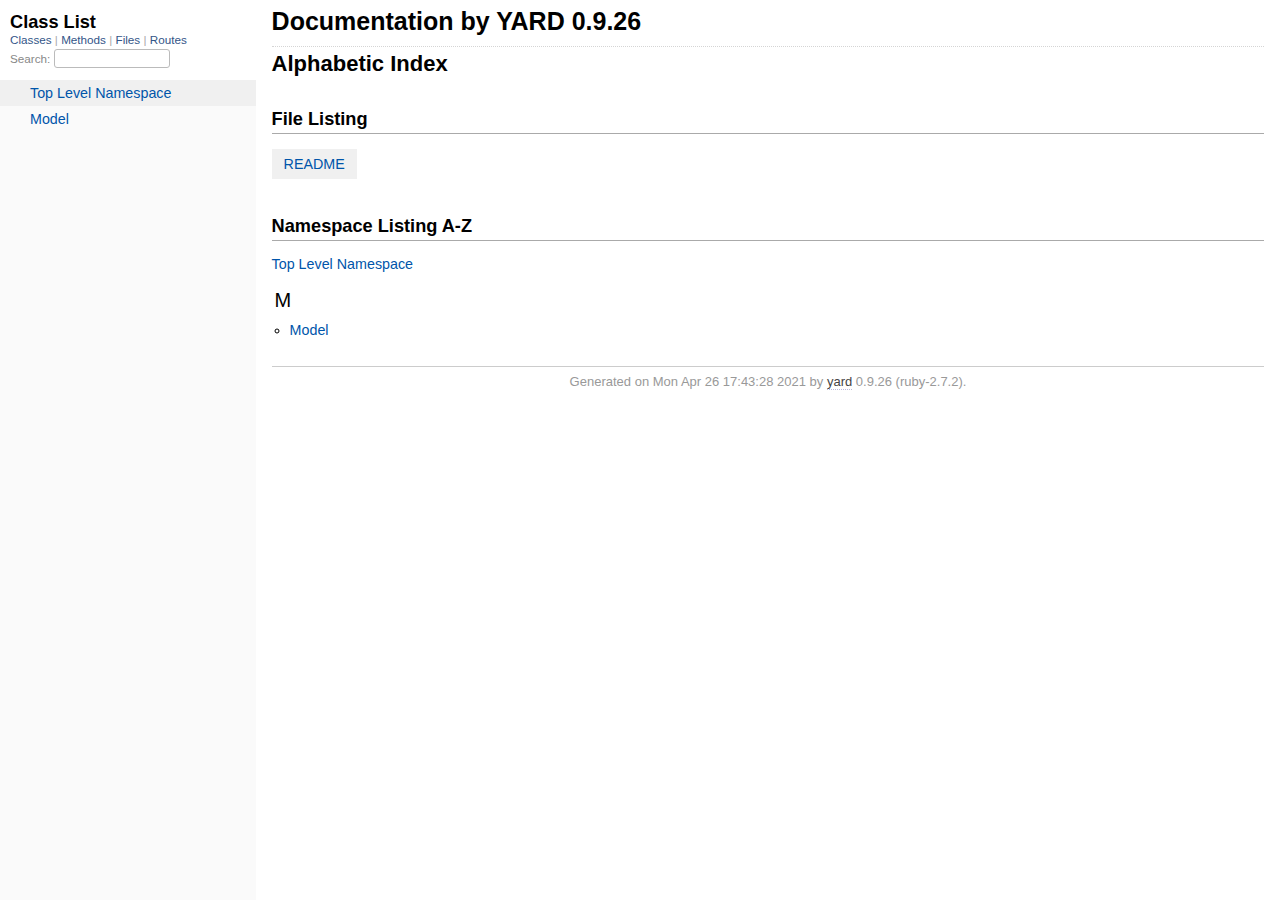
<file: doc/_index.html>
<!DOCTYPE html>
<html>
  <head>
    <meta charset="utf-8">
<meta name="viewport" content="width=device-width, initial-scale=1.0">
<title>
  Documentation by YARD 0.9.26
  
</title>

  <link rel="stylesheet" href="css/style.css" type="text/css" />

  <link rel="stylesheet" href="css/common.css" type="text/css" />

<script type="text/javascript">
  pathId = null;
  relpath = '';
</script>


  <script type="text/javascript" charset="utf-8" src="js/jquery.js"></script>

  <script type="text/javascript" charset="utf-8" src="js/app.js"></script>

  <script type="text/javascript" charset="utf-8" src="js/custom.js"></script>


  </head>
  <body>
    <div class="nav_wrap">
      <iframe id="nav" src="class_list.html?1"></iframe>
      <div id="resizer"></div>
    </div>

    <div id="main" tabindex="-1">
      <div id="header">
        <div id="menu">
  
</div>

        <div id="search">
  
    <a class="full_list_link" id="class_list_link"
        href="class_list.html">

        <svg width="24" height="24">
          <rect x="0" y="4" width="24" height="4" rx="1" ry="1"></rect>
          <rect x="0" y="12" width="24" height="4" rx="1" ry="1"></rect>
          <rect x="0" y="20" width="24" height="4" rx="1" ry="1"></rect>
        </svg>
    </a>
  
</div>
        <div class="clear"></div>
      </div>

      <div id="content"><h1 class="noborder title">Documentation by YARD 0.9.26</h1>
<div id="listing">
  <h1 class="alphaindex">Alphabetic Index</h1>
  
  <h2>File Listing</h2>
  <ul id="files" class="index_inline_list">
  
  
    <li class="r1"><a href="index.html" title="README">README</a></li>
    
  
  </ul>

<div class="clear"></div>
<h2>Namespace Listing A-Z</h2>


  <ul class="toplevel"><li><span class='object_link'><a href="top-level-namespace.html" title="Top Level Namespace (root)">Top Level Namespace</a></span></li></ul>



<table>
  <tr>
    <td valign='top' width="33%">
      
        
        <ul id="alpha_M" class="alpha">
          <li class="letter">M</li>
          <ul>
            
              <li>
                <span class='object_link'><a href="Model.html" title="Model (module)">Model</a></span>
                
              </li>
            
          </ul>
        </ul>
      
    </td>
  </tr>
</table>

</div>

</div>

      <div id="footer">
  Generated on Mon Apr 26 17:43:28 2021 by
  <a href="http://yardoc.org" title="Yay! A Ruby Documentation Tool" target="_parent">yard</a>
  0.9.26 (ruby-2.7.2).
</div>

    </div>
  </body>
</html>
</file>
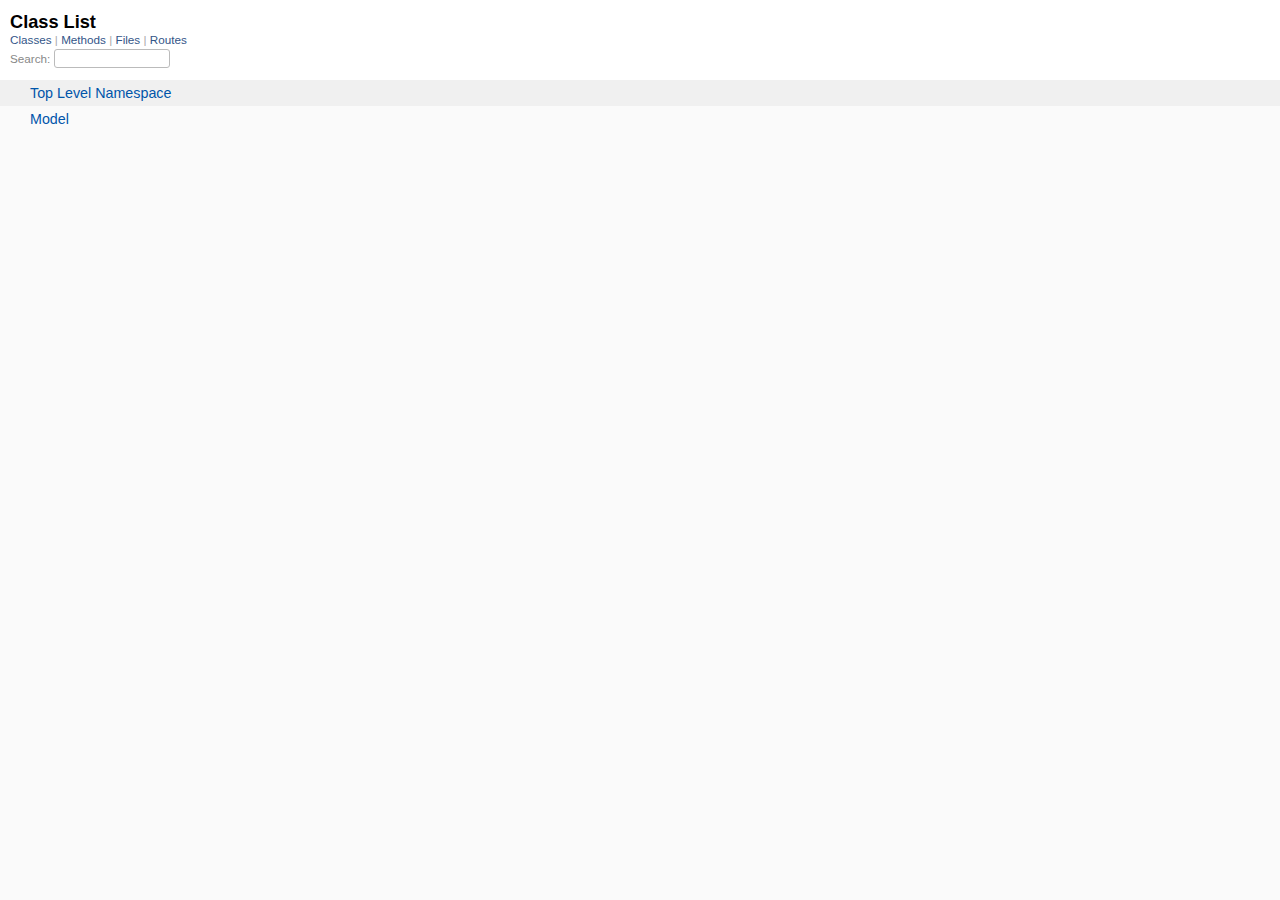
<file: doc/class_list.html>
<!DOCTYPE html>
<html>
  <head>
    <meta name="viewport" content="width=device-width, initial-scale=1.0">
    <meta charset="utf-8" />
    
      <link rel="stylesheet" href="css/full_list.css" type="text/css" media="screen" />
    
      <link rel="stylesheet" href="css/common.css" type="text/css" media="screen" />
    

    
      <script type="text/javascript" charset="utf-8" src="js/jquery.js"></script>
    
      <script type="text/javascript" charset="utf-8" src="js/full_list.js"></script>
    

    <title>Class List</title>
    <base id="base_target" target="_parent" />
  </head>
  <body>
    <div id="content">
      <div class="fixed_header">
        <h1 id="full_list_header">Class List</h1>
        <div id="full_list_nav">
          
            <span><a target="_self" href="class_list.html">
              Classes
            </a></span>
          
            <span><a target="_self" href="method_list.html">
              Methods
            </a></span>
          
            <span><a target="_self" href="file_list.html">
              Files
            </a></span>
          
            <span><a target="_self" href="route_list.html">
              Routes
            </a></span>
          
        </div>

        <div id="search">Search: <input type="text" /></div>
      </div>

      <ul id="full_list" class="class">
        <li id="object_" class="odd"><div class="item" style="padding-left:30px"><span class='object_link'><a href="top-level-namespace.html" title="Top Level Namespace (root)">Top Level Namespace</a></span></div></li>
<li id='object_Model' class='even'><div class='item' style='padding-left:30px'><span class='object_link'><a href="Model.html" title="Model (module)">Model</a></span><small class='search_info'>Top Level Namespace</small></div></li>

      </ul>
    </div>
  </body>
</html>
</file>
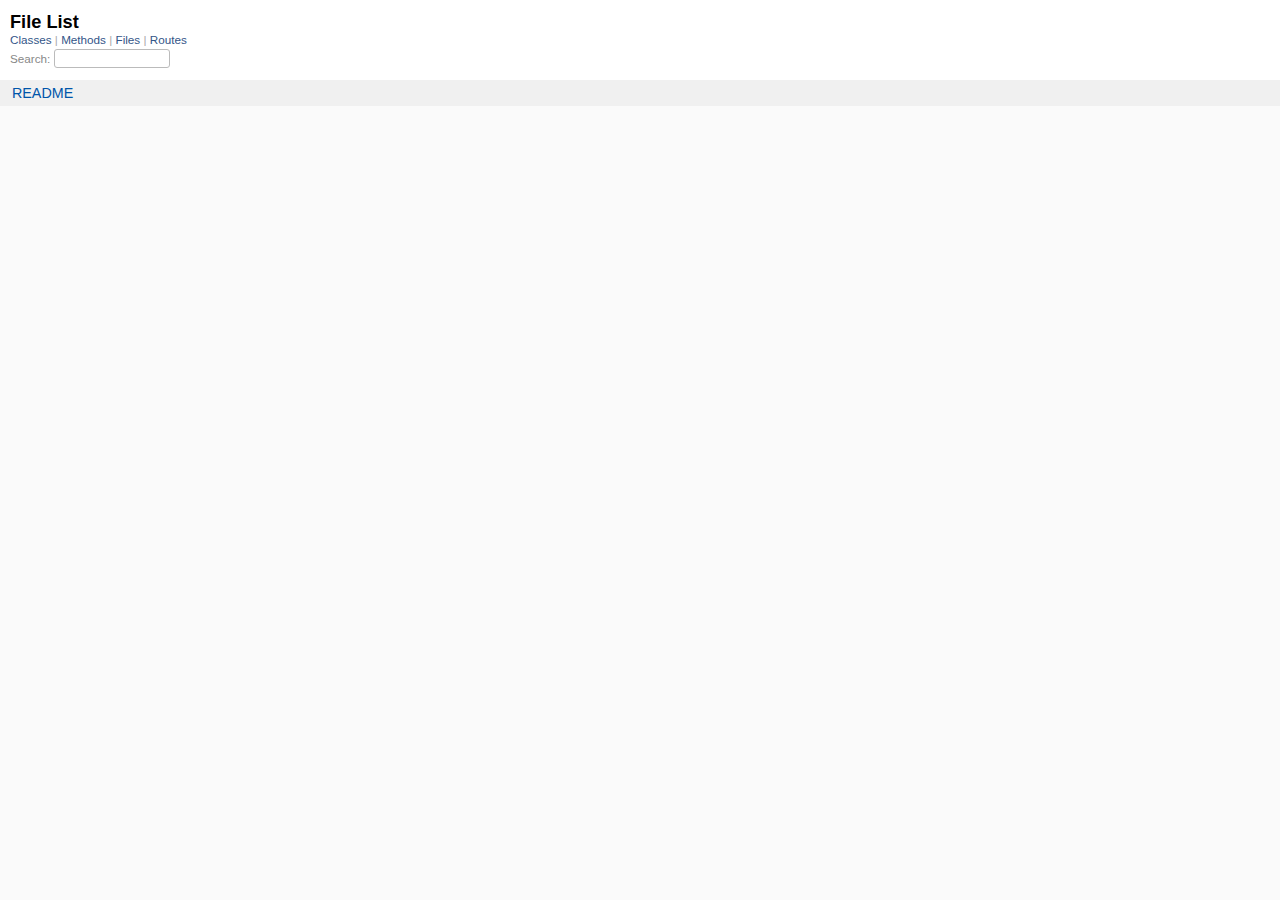
<file: doc/file_list.html>
<!DOCTYPE html>
<html>
  <head>
    <meta name="viewport" content="width=device-width, initial-scale=1.0">
    <meta charset="utf-8" />
    
      <link rel="stylesheet" href="css/full_list.css" type="text/css" media="screen" />
    
      <link rel="stylesheet" href="css/common.css" type="text/css" media="screen" />
    

    
      <script type="text/javascript" charset="utf-8" src="js/jquery.js"></script>
    
      <script type="text/javascript" charset="utf-8" src="js/full_list.js"></script>
    

    <title>File List</title>
    <base id="base_target" target="_parent" />
  </head>
  <body>
    <div id="content">
      <div class="fixed_header">
        <h1 id="full_list_header">File List</h1>
        <div id="full_list_nav">
          
            <span><a target="_self" href="class_list.html">
              Classes
            </a></span>
          
            <span><a target="_self" href="method_list.html">
              Methods
            </a></span>
          
            <span><a target="_self" href="file_list.html">
              Files
            </a></span>
          
            <span><a target="_self" href="route_list.html">
              Routes
            </a></span>
          
        </div>

        <div id="search">Search: <input type="text" /></div>
      </div>

      <ul id="full_list" class="file">
        

  <li id="object_README" class="odd">
    <div class="item"><span class="object_link"><a href="index.html" title="README">README</a></span></div>
  </li>
  


      </ul>
    </div>
  </body>
</html>
</file>
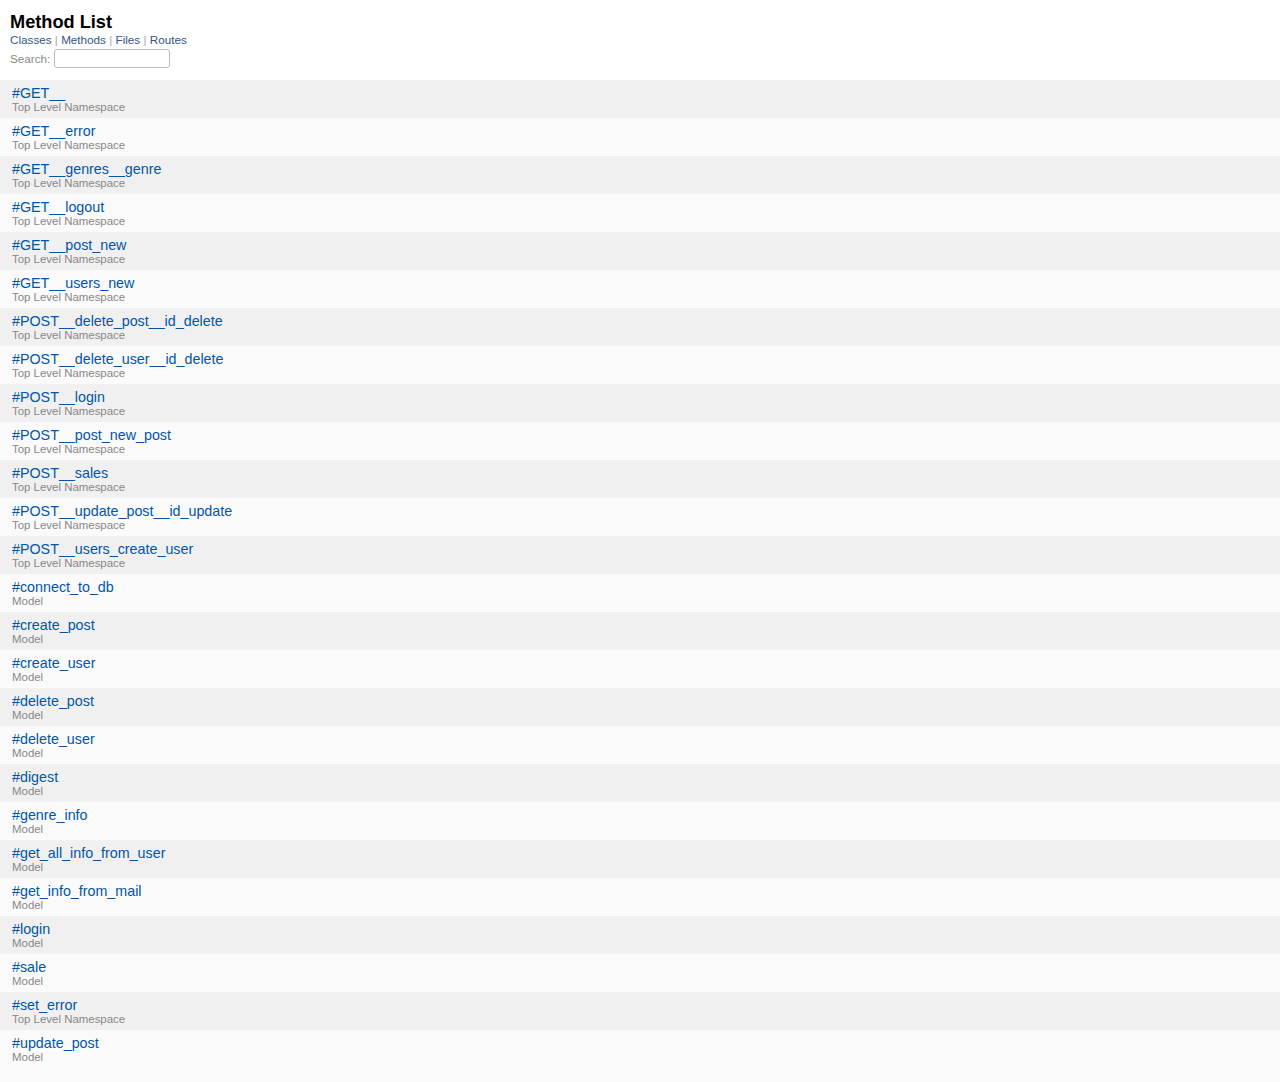
<file: doc/method_list.html>
<!DOCTYPE html>
<html>
  <head>
    <meta name="viewport" content="width=device-width, initial-scale=1.0">
    <meta charset="utf-8" />
    
      <link rel="stylesheet" href="css/full_list.css" type="text/css" media="screen" />
    
      <link rel="stylesheet" href="css/common.css" type="text/css" media="screen" />
    

    
      <script type="text/javascript" charset="utf-8" src="js/jquery.js"></script>
    
      <script type="text/javascript" charset="utf-8" src="js/full_list.js"></script>
    

    <title>Method List</title>
    <base id="base_target" target="_parent" />
  </head>
  <body>
    <div id="content">
      <div class="fixed_header">
        <h1 id="full_list_header">Method List</h1>
        <div id="full_list_nav">
          
            <span><a target="_self" href="class_list.html">
              Classes
            </a></span>
          
            <span><a target="_self" href="method_list.html">
              Methods
            </a></span>
          
            <span><a target="_self" href="file_list.html">
              Files
            </a></span>
          
            <span><a target="_self" href="route_list.html">
              Routes
            </a></span>
          
        </div>

        <div id="search">Search: <input type="text" /></div>
      </div>

      <ul id="full_list" class="method">
        

  <li class="odd ">
    <div class="item">
      <span class='object_link'><a href="top-level-namespace.html#GET__-instance_method" title="#GET__ (method)">#GET__</a></span>
      <small>Top Level Namespace</small>
    </div>
  </li>
  

  <li class="even ">
    <div class="item">
      <span class='object_link'><a href="top-level-namespace.html#GET__error-instance_method" title="#GET__error (method)">#GET__error</a></span>
      <small>Top Level Namespace</small>
    </div>
  </li>
  

  <li class="odd ">
    <div class="item">
      <span class='object_link'><a href="top-level-namespace.html#GET__genres__genre-instance_method" title="#GET__genres__genre (method)">#GET__genres__genre</a></span>
      <small>Top Level Namespace</small>
    </div>
  </li>
  

  <li class="even ">
    <div class="item">
      <span class='object_link'><a href="top-level-namespace.html#GET__logout-instance_method" title="#GET__logout (method)">#GET__logout</a></span>
      <small>Top Level Namespace</small>
    </div>
  </li>
  

  <li class="odd ">
    <div class="item">
      <span class='object_link'><a href="top-level-namespace.html#GET__post_new-instance_method" title="#GET__post_new (method)">#GET__post_new</a></span>
      <small>Top Level Namespace</small>
    </div>
  </li>
  

  <li class="even ">
    <div class="item">
      <span class='object_link'><a href="top-level-namespace.html#GET__users_new-instance_method" title="#GET__users_new (method)">#GET__users_new</a></span>
      <small>Top Level Namespace</small>
    </div>
  </li>
  

  <li class="odd ">
    <div class="item">
      <span class='object_link'><a href="top-level-namespace.html#POST__delete_post__id_delete-instance_method" title="#POST__delete_post__id_delete (method)">#POST__delete_post__id_delete</a></span>
      <small>Top Level Namespace</small>
    </div>
  </li>
  

  <li class="even ">
    <div class="item">
      <span class='object_link'><a href="top-level-namespace.html#POST__delete_user__id_delete-instance_method" title="#POST__delete_user__id_delete (method)">#POST__delete_user__id_delete</a></span>
      <small>Top Level Namespace</small>
    </div>
  </li>
  

  <li class="odd ">
    <div class="item">
      <span class='object_link'><a href="top-level-namespace.html#POST__login-instance_method" title="#POST__login (method)">#POST__login</a></span>
      <small>Top Level Namespace</small>
    </div>
  </li>
  

  <li class="even ">
    <div class="item">
      <span class='object_link'><a href="top-level-namespace.html#POST__post_new_post-instance_method" title="#POST__post_new_post (method)">#POST__post_new_post</a></span>
      <small>Top Level Namespace</small>
    </div>
  </li>
  

  <li class="odd ">
    <div class="item">
      <span class='object_link'><a href="top-level-namespace.html#POST__sales-instance_method" title="#POST__sales (method)">#POST__sales</a></span>
      <small>Top Level Namespace</small>
    </div>
  </li>
  

  <li class="even ">
    <div class="item">
      <span class='object_link'><a href="top-level-namespace.html#POST__update_post__id_update-instance_method" title="#POST__update_post__id_update (method)">#POST__update_post__id_update</a></span>
      <small>Top Level Namespace</small>
    </div>
  </li>
  

  <li class="odd ">
    <div class="item">
      <span class='object_link'><a href="top-level-namespace.html#POST__users_create_user-instance_method" title="#POST__users_create_user (method)">#POST__users_create_user</a></span>
      <small>Top Level Namespace</small>
    </div>
  </li>
  

  <li class="even ">
    <div class="item">
      <span class='object_link'><a href="Model.html#connect_to_db-instance_method" title="Model#connect_to_db (method)">#connect_to_db</a></span>
      <small>Model</small>
    </div>
  </li>
  

  <li class="odd ">
    <div class="item">
      <span class='object_link'><a href="Model.html#create_post-instance_method" title="Model#create_post (method)">#create_post</a></span>
      <small>Model</small>
    </div>
  </li>
  

  <li class="even ">
    <div class="item">
      <span class='object_link'><a href="Model.html#create_user-instance_method" title="Model#create_user (method)">#create_user</a></span>
      <small>Model</small>
    </div>
  </li>
  

  <li class="odd ">
    <div class="item">
      <span class='object_link'><a href="Model.html#delete_post-instance_method" title="Model#delete_post (method)">#delete_post</a></span>
      <small>Model</small>
    </div>
  </li>
  

  <li class="even ">
    <div class="item">
      <span class='object_link'><a href="Model.html#delete_user-instance_method" title="Model#delete_user (method)">#delete_user</a></span>
      <small>Model</small>
    </div>
  </li>
  

  <li class="odd ">
    <div class="item">
      <span class='object_link'><a href="Model.html#digest-instance_method" title="Model#digest (method)">#digest</a></span>
      <small>Model</small>
    </div>
  </li>
  

  <li class="even ">
    <div class="item">
      <span class='object_link'><a href="Model.html#genre_info-instance_method" title="Model#genre_info (method)">#genre_info</a></span>
      <small>Model</small>
    </div>
  </li>
  

  <li class="odd ">
    <div class="item">
      <span class='object_link'><a href="Model.html#get_all_info_from_user-instance_method" title="Model#get_all_info_from_user (method)">#get_all_info_from_user</a></span>
      <small>Model</small>
    </div>
  </li>
  

  <li class="even ">
    <div class="item">
      <span class='object_link'><a href="Model.html#get_info_from_mail-instance_method" title="Model#get_info_from_mail (method)">#get_info_from_mail</a></span>
      <small>Model</small>
    </div>
  </li>
  

  <li class="odd ">
    <div class="item">
      <span class='object_link'><a href="Model.html#login-instance_method" title="Model#login (method)">#login</a></span>
      <small>Model</small>
    </div>
  </li>
  

  <li class="even ">
    <div class="item">
      <span class='object_link'><a href="Model.html#sale-instance_method" title="Model#sale (method)">#sale</a></span>
      <small>Model</small>
    </div>
  </li>
  

  <li class="odd ">
    <div class="item">
      <span class='object_link'><a href="top-level-namespace.html#set_error-instance_method" title="#set_error (method)">#set_error</a></span>
      <small>Top Level Namespace</small>
    </div>
  </li>
  

  <li class="even ">
    <div class="item">
      <span class='object_link'><a href="Model.html#update_post-instance_method" title="Model#update_post (method)">#update_post</a></span>
      <small>Model</small>
    </div>
  </li>
  


      </ul>
    </div>
  </body>
</html>
</file>
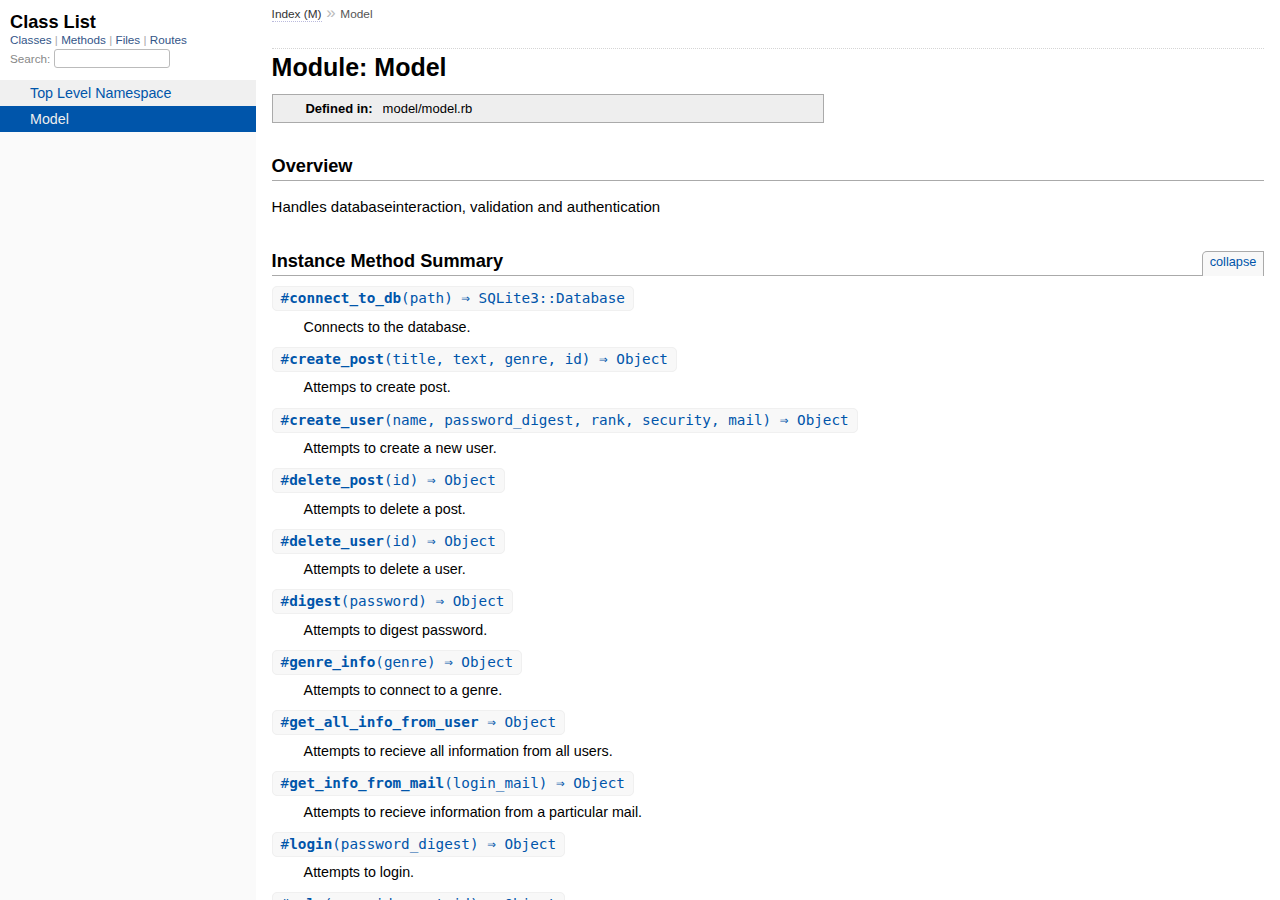
<file: doc/Model.html>
<!DOCTYPE html>
<html>
  <head>
    <meta charset="utf-8">
<meta name="viewport" content="width=device-width, initial-scale=1.0">
<title>
  Module: Model
  
    &mdash; Documentation by YARD 0.9.26
  
</title>

  <link rel="stylesheet" href="css/style.css" type="text/css" />

  <link rel="stylesheet" href="css/common.css" type="text/css" />

<script type="text/javascript">
  pathId = "Model";
  relpath = '';
</script>


  <script type="text/javascript" charset="utf-8" src="js/jquery.js"></script>

  <script type="text/javascript" charset="utf-8" src="js/app.js"></script>

  <script type="text/javascript" charset="utf-8" src="js/custom.js"></script>


  </head>
  <body>
    <div class="nav_wrap">
      <iframe id="nav" src="class_list.html?1"></iframe>
      <div id="resizer"></div>
    </div>

    <div id="main" tabindex="-1">
      <div id="header">
        <div id="menu">
  
    <a href="_index.html">Index (M)</a> &raquo;
    
    
    <span class="title">Model</span>
  
</div>

        <div id="search">
  
    <a class="full_list_link" id="class_list_link"
        href="class_list.html">

        <svg width="24" height="24">
          <rect x="0" y="4" width="24" height="4" rx="1" ry="1"></rect>
          <rect x="0" y="12" width="24" height="4" rx="1" ry="1"></rect>
          <rect x="0" y="20" width="24" height="4" rx="1" ry="1"></rect>
        </svg>
    </a>
  
</div>
        <div class="clear"></div>
      </div>

      <div id="content"><h1>Module: Model
  
  
  
</h1>
<div class="box_info">
  

  
  
  
  
  

  

  
  <dl>
    <dt>Defined in:</dt>
    <dd>model/model.rb</dd>
  </dl>
  
</div>

<h2>Overview</h2><div class="docstring">
  <div class="discussion">
    
<p>Handles databaseinteraction, validation and authentication</p>


  </div>
</div>
<div class="tags">
  



</div>






  
    <h2>
      Instance Method Summary
      <small><a href="#" class="summary_toggle">collapse</a></small>
    </h2>

    <ul class="summary">
      
        <li class="public ">
  <span class="summary_signature">
    
      <a href="#connect_to_db-instance_method" title="#connect_to_db (instance method)">#<strong>connect_to_db</strong>(path)  &#x21d2; SQLite3::Database </a>
    

    
  </span>
  
  
  
  
  
  
  

  
    <span class="summary_desc"><div class='inline'>
<p>Connects to the database.</p>
</div></span>
  
</li>

      
        <li class="public ">
  <span class="summary_signature">
    
      <a href="#create_post-instance_method" title="#create_post (instance method)">#<strong>create_post</strong>(title, text, genre, id)  &#x21d2; Object </a>
    

    
  </span>
  
  
  
  
  
  
  

  
    <span class="summary_desc"><div class='inline'>
<p>Attemps to create post.</p>
</div></span>
  
</li>

      
        <li class="public ">
  <span class="summary_signature">
    
      <a href="#create_user-instance_method" title="#create_user (instance method)">#<strong>create_user</strong>(name, password_digest, rank, security, mail)  &#x21d2; Object </a>
    

    
  </span>
  
  
  
  
  
  
  

  
    <span class="summary_desc"><div class='inline'>
<p>Attempts to create a new user.</p>
</div></span>
  
</li>

      
        <li class="public ">
  <span class="summary_signature">
    
      <a href="#delete_post-instance_method" title="#delete_post (instance method)">#<strong>delete_post</strong>(id)  &#x21d2; Object </a>
    

    
  </span>
  
  
  
  
  
  
  

  
    <span class="summary_desc"><div class='inline'>
<p>Attempts to delete a post.</p>
</div></span>
  
</li>

      
        <li class="public ">
  <span class="summary_signature">
    
      <a href="#delete_user-instance_method" title="#delete_user (instance method)">#<strong>delete_user</strong>(id)  &#x21d2; Object </a>
    

    
  </span>
  
  
  
  
  
  
  

  
    <span class="summary_desc"><div class='inline'>
<p>Attempts to delete a user.</p>
</div></span>
  
</li>

      
        <li class="public ">
  <span class="summary_signature">
    
      <a href="#digest-instance_method" title="#digest (instance method)">#<strong>digest</strong>(password)  &#x21d2; Object </a>
    

    
  </span>
  
  
  
  
  
  
  

  
    <span class="summary_desc"><div class='inline'>
<p>Attempts to digest password.</p>
</div></span>
  
</li>

      
        <li class="public ">
  <span class="summary_signature">
    
      <a href="#genre_info-instance_method" title="#genre_info (instance method)">#<strong>genre_info</strong>(genre)  &#x21d2; Object </a>
    

    
  </span>
  
  
  
  
  
  
  

  
    <span class="summary_desc"><div class='inline'>
<p>Attempts to connect to a genre.</p>
</div></span>
  
</li>

      
        <li class="public ">
  <span class="summary_signature">
    
      <a href="#get_all_info_from_user-instance_method" title="#get_all_info_from_user (instance method)">#<strong>get_all_info_from_user</strong>  &#x21d2; Object </a>
    

    
  </span>
  
  
  
  
  
  
  

  
    <span class="summary_desc"><div class='inline'>
<p>Attempts to recieve all information from all users.</p>
</div></span>
  
</li>

      
        <li class="public ">
  <span class="summary_signature">
    
      <a href="#get_info_from_mail-instance_method" title="#get_info_from_mail (instance method)">#<strong>get_info_from_mail</strong>(login_mail)  &#x21d2; Object </a>
    

    
  </span>
  
  
  
  
  
  
  

  
    <span class="summary_desc"><div class='inline'>
<p>Attempts to recieve information from a particular mail.</p>
</div></span>
  
</li>

      
        <li class="public ">
  <span class="summary_signature">
    
      <a href="#login-instance_method" title="#login (instance method)">#<strong>login</strong>(password_digest)  &#x21d2; Object </a>
    

    
  </span>
  
  
  
  
  
  
  

  
    <span class="summary_desc"><div class='inline'>
<p>Attempts to login.</p>
</div></span>
  
</li>

      
        <li class="public ">
  <span class="summary_signature">
    
      <a href="#sale-instance_method" title="#sale (instance method)">#<strong>sale</strong>(user_id, post_id)  &#x21d2; Object </a>
    

    
  </span>
  
  
  
  
  
  
  

  
    <span class="summary_desc"><div class='inline'>
<p>Attempts to update post with one extra sale.</p>
</div></span>
  
</li>

      
        <li class="public ">
  <span class="summary_signature">
    
      <a href="#update_post-instance_method" title="#update_post (instance method)">#<strong>update_post</strong>(text, id)  &#x21d2; Object </a>
    

    
  </span>
  
  
  
  
  
  
  

  
    <span class="summary_desc"><div class='inline'>
<p>Attempts to update post.</p>
</div></span>
  
</li>

      
    </ul>
  



  <div id="instance_method_details" class="method_details_list">
    <h2>Instance Method Details</h2>

    
      <div class="method_details first">
  <h3 class="signature first" id="connect_to_db-instance_method">
  
    #<strong>connect_to_db</strong>(path)  &#x21d2; <tt>SQLite3::Database</tt> 
  

  

  
</h3><div class="docstring">
  <div class="discussion">
    
<p>Connects to the database</p>


  </div>
</div>
<div class="tags">
  
<p class="tag_title">Returns:</p>
<ul class="return">
  
    <li>
      
      
        <span class='type'>(<tt>SQLite3::Database</tt>)</span>
      
      
      
        &mdash;
        <div class='inline'>
<p>containing the database</p>
</div>
      
    </li>
  
</ul>



</div><table class="source_code">
  <tr>
    <td>
      <pre class="lines">


13
14
15
16
17</pre>
    </td>
    <td>
      <pre class="code"><span class="info file"># File 'model/model.rb', line 13</span>

<span class='kw'>def</span> <span class='id identifier rubyid_connect_to_db'>connect_to_db</span><span class='lparen'>(</span><span class='id identifier rubyid_path'>path</span><span class='rparen'>)</span> 
    <span class='id identifier rubyid_db'>db</span> <span class='op'>=</span> <span class='const'>SQLite3</span><span class='op'>::</span><span class='const'>Database</span><span class='period'>.</span><span class='id identifier rubyid_new'>new</span><span class='lparen'>(</span><span class='id identifier rubyid_path'>path</span><span class='rparen'>)</span>
    <span class='id identifier rubyid_db'>db</span><span class='period'>.</span><span class='id identifier rubyid_results_as_hash'>results_as_hash</span> <span class='op'>=</span> <span class='kw'>true</span>
    <span class='kw'>return</span> <span class='id identifier rubyid_db'>db</span>
<span class='kw'>end</span></pre>
    </td>
  </tr>
</table>
</div>
    
      <div class="method_details ">
  <h3 class="signature " id="create_post-instance_method">
  
    #<strong>create_post</strong>(title, text, genre, id)  &#x21d2; <tt>Object</tt> 
  

  

  
</h3><div class="docstring">
  <div class="discussion">
    
<p>Attemps to create post</p>


  </div>
</div>
<div class="tags">
  <p class="tag_title">Parameters:</p>
<ul class="param">
  
    <li>
      
        <span class='name'>params</span>
      
      
        <span class='type'>(<tt>Hash</tt>)</span>
      
      
      
        &mdash;
        <div class='inline'>
<p>a customizable set of options</p>
</div>
      
    </li>
  
</ul>

  
    
    
    
    
    
    
    
    




</div><table class="source_code">
  <tr>
    <td>
      <pre class="lines">


53
54
55
56
57
58
59</pre>
    </td>
    <td>
      <pre class="code"><span class="info file"># File 'model/model.rb', line 53</span>

<span class='kw'>def</span> <span class='id identifier rubyid_create_post'>create_post</span><span class='lparen'>(</span><span class='id identifier rubyid_title'>title</span><span class='comma'>,</span> <span class='id identifier rubyid_text'>text</span><span class='comma'>,</span> <span class='id identifier rubyid_genre'>genre</span><span class='comma'>,</span> <span class='id identifier rubyid_id'>id</span><span class='rparen'>)</span>

    <span class='id identifier rubyid_db'>db</span> <span class='op'>=</span> <span class='id identifier rubyid_connect_to_db'><span class='object_link'><a href="#connect_to_db-instance_method" title="Model#connect_to_db (method)">connect_to_db</a></span></span><span class='lparen'>(</span><span class='tstring'><span class='tstring_beg'>&quot;</span><span class='tstring_content'>db/db.db</span><span class='tstring_end'>&quot;</span></span><span class='rparen'>)</span>

    <span class='id identifier rubyid_db'>db</span><span class='period'>.</span><span class='id identifier rubyid_execute'>execute</span><span class='lparen'>(</span><span class='tstring'><span class='tstring_beg'>&quot;</span><span class='tstring_content'>INSERT INTO posts (title, text, genre, user_id) VALUES (?,?,?,?)</span><span class='tstring_end'>&quot;</span></span><span class='comma'>,</span> <span class='id identifier rubyid_title'>title</span><span class='comma'>,</span> <span class='id identifier rubyid_text'>text</span><span class='comma'>,</span> <span class='id identifier rubyid_genre'>genre</span><span class='comma'>,</span> <span class='id identifier rubyid_id'>id</span><span class='rparen'>)</span>

<span class='kw'>end</span></pre>
    </td>
  </tr>
</table>
</div>
    
      <div class="method_details ">
  <h3 class="signature " id="create_user-instance_method">
  
    #<strong>create_user</strong>(name, password_digest, rank, security, mail)  &#x21d2; <tt>Object</tt> 
  

  

  
</h3><div class="docstring">
  <div class="discussion">
    
<p>Attempts to create a new user</p>


  </div>
</div>
<div class="tags">
  <p class="tag_title">Parameters:</p>
<ul class="param">
  
    <li>
      
        <span class='name'>params</span>
      
      
        <span class='type'>(<tt>Hash</tt>)</span>
      
      
      
        &mdash;
        <div class='inline'>
<p>a customizable set of options</p>
</div>
      
    </li>
  
</ul>

  
    
    
    
    
    
    
    
    
    
    




</div><table class="source_code">
  <tr>
    <td>
      <pre class="lines">


106
107
108
109
110
111
112</pre>
    </td>
    <td>
      <pre class="code"><span class="info file"># File 'model/model.rb', line 106</span>

<span class='kw'>def</span> <span class='id identifier rubyid_create_user'>create_user</span><span class='lparen'>(</span><span class='id identifier rubyid_name'>name</span><span class='comma'>,</span> <span class='id identifier rubyid_password_digest'>password_digest</span><span class='comma'>,</span> <span class='id identifier rubyid_rank'>rank</span><span class='comma'>,</span> <span class='id identifier rubyid_security'>security</span><span class='comma'>,</span> <span class='id identifier rubyid_mail'>mail</span><span class='rparen'>)</span>

    <span class='id identifier rubyid_db'>db</span> <span class='op'>=</span> <span class='id identifier rubyid_connect_to_db'><span class='object_link'><a href="#connect_to_db-instance_method" title="Model#connect_to_db (method)">connect_to_db</a></span></span><span class='lparen'>(</span><span class='tstring'><span class='tstring_beg'>&quot;</span><span class='tstring_content'>db/db.db</span><span class='tstring_end'>&quot;</span></span><span class='rparen'>)</span>

    <span class='id identifier rubyid_db'>db</span><span class='period'>.</span><span class='id identifier rubyid_execute'>execute</span><span class='lparen'>(</span><span class='tstring'><span class='tstring_beg'>&quot;</span><span class='tstring_content'>INSERT INTO users (name, password, rank, security_level, mail) VALUES (?,?,?,?,?)</span><span class='tstring_end'>&quot;</span></span><span class='comma'>,</span> <span class='id identifier rubyid_name'>name</span><span class='comma'>,</span> <span class='id identifier rubyid_password_digest'>password_digest</span><span class='comma'>,</span> <span class='id identifier rubyid_rank'>rank</span><span class='comma'>,</span> <span class='id identifier rubyid_security'>security</span><span class='comma'>,</span> <span class='id identifier rubyid_mail'>mail</span><span class='rparen'>)</span>

<span class='kw'>end</span></pre>
    </td>
  </tr>
</table>
</div>
    
      <div class="method_details ">
  <h3 class="signature " id="delete_post-instance_method">
  
    #<strong>delete_post</strong>(id)  &#x21d2; <tt>Object</tt> 
  

  

  
</h3><div class="docstring">
  <div class="discussion">
    
<p>Attempts to delete a post</p>


  </div>
</div>
<div class="tags">
  <p class="tag_title">Parameters:</p>
<ul class="param">
  
    <li>
      
        <span class='name'>params</span>
      
      
        <span class='type'>(<tt>Hash</tt>)</span>
      
      
      
        &mdash;
        <div class='inline'>
<p>a customizable set of options</p>
</div>
      
    </li>
  
</ul>

  
    
    




</div><table class="source_code">
  <tr>
    <td>
      <pre class="lines">


64
65
66
67
68
69
70</pre>
    </td>
    <td>
      <pre class="code"><span class="info file"># File 'model/model.rb', line 64</span>

<span class='kw'>def</span> <span class='id identifier rubyid_delete_post'>delete_post</span><span class='lparen'>(</span><span class='id identifier rubyid_id'>id</span><span class='rparen'>)</span>

    <span class='id identifier rubyid_db'>db</span> <span class='op'>=</span> <span class='id identifier rubyid_connect_to_db'><span class='object_link'><a href="#connect_to_db-instance_method" title="Model#connect_to_db (method)">connect_to_db</a></span></span><span class='lparen'>(</span><span class='tstring'><span class='tstring_beg'>&quot;</span><span class='tstring_content'>db/db.db</span><span class='tstring_end'>&quot;</span></span><span class='rparen'>)</span>

    <span class='id identifier rubyid_db'>db</span><span class='period'>.</span><span class='id identifier rubyid_execute'>execute</span><span class='lparen'>(</span><span class='tstring'><span class='tstring_beg'>&quot;</span><span class='tstring_content'>DELETE FROM posts WHERE id = ?</span><span class='tstring_end'>&quot;</span></span><span class='comma'>,</span> <span class='id identifier rubyid_id'>id</span><span class='rparen'>)</span>

<span class='kw'>end</span></pre>
    </td>
  </tr>
</table>
</div>
    
      <div class="method_details ">
  <h3 class="signature " id="delete_user-instance_method">
  
    #<strong>delete_user</strong>(id)  &#x21d2; <tt>Object</tt> 
  

  

  
</h3><div class="docstring">
  <div class="discussion">
    
<p>Attempts to delete a user</p>


  </div>
</div>
<div class="tags">
  <p class="tag_title">Parameters:</p>
<ul class="param">
  
    <li>
      
        <span class='name'>params</span>
      
      
        <span class='type'>(<tt>Hash</tt>)</span>
      
      
      
        &mdash;
        <div class='inline'>
<p>a customizable set of options</p>
</div>
      
    </li>
  
</ul>

  
    
    




</div><table class="source_code">
  <tr>
    <td>
      <pre class="lines">


117
118
119
120
121
122
123
124
125</pre>
    </td>
    <td>
      <pre class="code"><span class="info file"># File 'model/model.rb', line 117</span>

<span class='kw'>def</span> <span class='id identifier rubyid_delete_user'>delete_user</span><span class='lparen'>(</span><span class='id identifier rubyid_id'>id</span><span class='rparen'>)</span>

    <span class='id identifier rubyid_db'>db</span> <span class='op'>=</span> <span class='id identifier rubyid_connect_to_db'><span class='object_link'><a href="#connect_to_db-instance_method" title="Model#connect_to_db (method)">connect_to_db</a></span></span><span class='lparen'>(</span><span class='tstring'><span class='tstring_beg'>&quot;</span><span class='tstring_content'>db/db.db</span><span class='tstring_end'>&quot;</span></span><span class='rparen'>)</span>

    <span class='id identifier rubyid_db'>db</span><span class='period'>.</span><span class='id identifier rubyid_execute'>execute</span><span class='lparen'>(</span><span class='tstring'><span class='tstring_beg'>&quot;</span><span class='tstring_content'>DELETE FROM ads WHERE user_id = ?</span><span class='tstring_end'>&quot;</span></span><span class='comma'>,</span> <span class='id identifier rubyid_id'>id</span><span class='rparen'>)</span>

    <span class='id identifier rubyid_db'>db</span><span class='period'>.</span><span class='id identifier rubyid_execute'>execute</span><span class='lparen'>(</span><span class='tstring'><span class='tstring_beg'>&quot;</span><span class='tstring_content'>DELETE FROM users WHERE id = ?</span><span class='tstring_end'>&quot;</span></span><span class='comma'>,</span> <span class='id identifier rubyid_id'>id</span><span class='rparen'>)</span>

<span class='kw'>end</span></pre>
    </td>
  </tr>
</table>
</div>
    
      <div class="method_details ">
  <h3 class="signature " id="digest-instance_method">
  
    #<strong>digest</strong>(password)  &#x21d2; <tt>Object</tt> 
  

  

  
</h3><div class="docstring">
  <div class="discussion">
    
<p>Attempts to digest password</p>


  </div>
</div>
<div class="tags">
  <p class="tag_title">Parameters:</p>
<ul class="param">
  
    <li>
      
        <span class='name'>params</span>
      
      
        <span class='type'>(<tt>Hash</tt>)</span>
      
      
      
        &mdash;
        <div class='inline'>
<p>a customizable set of options</p>
</div>
      
    </li>
  
</ul>

  
    
    




</div><table class="source_code">
  <tr>
    <td>
      <pre class="lines">


137
138
139</pre>
    </td>
    <td>
      <pre class="code"><span class="info file"># File 'model/model.rb', line 137</span>

<span class='kw'>def</span> <span class='id identifier rubyid_digest'>digest</span><span class='lparen'>(</span><span class='id identifier rubyid_password'>password</span><span class='rparen'>)</span>
    <span class='kw'>return</span> <span class='const'>BCrypt</span><span class='op'>::</span><span class='const'>Password</span><span class='period'>.</span><span class='id identifier rubyid_create'>create</span><span class='lparen'>(</span><span class='id identifier rubyid_password'>password</span><span class='rparen'>)</span>
<span class='kw'>end</span></pre>
    </td>
  </tr>
</table>
</div>
    
      <div class="method_details ">
  <h3 class="signature " id="genre_info-instance_method">
  
    #<strong>genre_info</strong>(genre)  &#x21d2; <tt>Object</tt> 
  

  

  
</h3><div class="docstring">
  <div class="discussion">
    
<p>Attempts to connect to a genre</p>


  </div>
</div>
<div class="tags">
  <p class="tag_title">Parameters:</p>
<ul class="param">
  
    <li>
      
        <span class='name'>params</span>
      
      
        <span class='type'>(<tt>Hash</tt>)</span>
      
      
      
        &mdash;
        <div class='inline'>
<p>a customizable set of options</p>
</div>
      
    </li>
  
</ul>

  
    
    




</div><table class="source_code">
  <tr>
    <td>
      <pre class="lines">


39
40
41
42
43
44
45</pre>
    </td>
    <td>
      <pre class="code"><span class="info file"># File 'model/model.rb', line 39</span>

<span class='kw'>def</span> <span class='id identifier rubyid_genre_info'>genre_info</span><span class='lparen'>(</span><span class='id identifier rubyid_genre'>genre</span><span class='rparen'>)</span>

    <span class='id identifier rubyid_db'>db</span> <span class='op'>=</span> <span class='id identifier rubyid_connect_to_db'><span class='object_link'><a href="#connect_to_db-instance_method" title="Model#connect_to_db (method)">connect_to_db</a></span></span><span class='lparen'>(</span><span class='tstring'><span class='tstring_beg'>&quot;</span><span class='tstring_content'>db/db.db</span><span class='tstring_end'>&quot;</span></span><span class='rparen'>)</span>

    <span class='id identifier rubyid_db'>db</span><span class='period'>.</span><span class='id identifier rubyid_execute'>execute</span><span class='lparen'>(</span><span class='tstring'><span class='tstring_beg'>&quot;</span><span class='tstring_content'>SELECT COUNT(sale.id) as sales, posts.title, posts.text, posts.id, genre.security, genre.name, users.name AS username, posts.user_id FROM genre LEFT JOIN posts ON genre.id = posts.genre LEFT JOIN users ON posts.user_id = users.id LEFT JOIN sale ON posts.id = sale.post_id WHERE genre.name = ? GROUP BY posts.id</span><span class='tstring_end'>&quot;</span></span><span class='comma'>,</span> <span class='id identifier rubyid_genre'>genre</span><span class='rparen'>)</span> 

<span class='kw'>end</span></pre>
    </td>
  </tr>
</table>
</div>
    
      <div class="method_details ">
  <h3 class="signature " id="get_all_info_from_user-instance_method">
  
    #<strong>get_all_info_from_user</strong>  &#x21d2; <tt>Object</tt> 
  

  

  
</h3><div class="docstring">
  <div class="discussion">
    
<p>Attempts to recieve all information from all users</p>


  </div>
</div>
<div class="tags">
  



</div><table class="source_code">
  <tr>
    <td>
      <pre class="lines">


29
30
31
32
33
34</pre>
    </td>
    <td>
      <pre class="code"><span class="info file"># File 'model/model.rb', line 29</span>

<span class='kw'>def</span> <span class='id identifier rubyid_get_all_info_from_user'>get_all_info_from_user</span><span class='lparen'>(</span><span class='rparen'>)</span>

    <span class='id identifier rubyid_db'>db</span> <span class='op'>=</span> <span class='id identifier rubyid_connect_to_db'><span class='object_link'><a href="#connect_to_db-instance_method" title="Model#connect_to_db (method)">connect_to_db</a></span></span><span class='lparen'>(</span><span class='tstring'><span class='tstring_beg'>&quot;</span><span class='tstring_content'>db/db.db</span><span class='tstring_end'>&quot;</span></span><span class='rparen'>)</span>

    <span class='id identifier rubyid_db'>db</span><span class='period'>.</span><span class='id identifier rubyid_execute'>execute</span><span class='lparen'>(</span><span class='tstring'><span class='tstring_beg'>&quot;</span><span class='tstring_content'>SELECT * FROM users</span><span class='tstring_end'>&quot;</span></span><span class='rparen'>)</span>
<span class='kw'>end</span></pre>
    </td>
  </tr>
</table>
</div>
    
      <div class="method_details ">
  <h3 class="signature " id="get_info_from_mail-instance_method">
  
    #<strong>get_info_from_mail</strong>(login_mail)  &#x21d2; <tt>Object</tt> 
  

  

  
</h3><div class="docstring">
  <div class="discussion">
    
<p>Attempts to recieve information from a particular mail</p>


  </div>
</div>
<div class="tags">
  <p class="tag_title">Parameters:</p>
<ul class="param">
  
    <li>
      
        <span class='name'>params</span>
      
      
        <span class='type'>(<tt>Hash</tt>)</span>
      
      
      
        &mdash;
        <div class='inline'>
<p>a customizable set of options</p>
</div>
      
    </li>
  
</ul>

  
    
    




</div><table class="source_code">
  <tr>
    <td>
      <pre class="lines">


22
23
24
25
26
27</pre>
    </td>
    <td>
      <pre class="code"><span class="info file"># File 'model/model.rb', line 22</span>

<span class='kw'>def</span> <span class='id identifier rubyid_get_info_from_mail'>get_info_from_mail</span><span class='lparen'>(</span><span class='id identifier rubyid_login_mail'>login_mail</span><span class='rparen'>)</span>

    <span class='id identifier rubyid_db'>db</span> <span class='op'>=</span> <span class='id identifier rubyid_connect_to_db'><span class='object_link'><a href="#connect_to_db-instance_method" title="Model#connect_to_db (method)">connect_to_db</a></span></span><span class='lparen'>(</span><span class='tstring'><span class='tstring_beg'>&quot;</span><span class='tstring_content'>db/db.db</span><span class='tstring_end'>&quot;</span></span><span class='rparen'>)</span>

    <span class='id identifier rubyid_db'>db</span><span class='period'>.</span><span class='id identifier rubyid_execute'>execute</span><span class='lparen'>(</span><span class='tstring'><span class='tstring_beg'>&quot;</span><span class='tstring_content'>SELECT * FROM users WHERE mail = ?</span><span class='tstring_end'>&quot;</span></span><span class='comma'>,</span><span class='id identifier rubyid_login_mail'>login_mail</span><span class='rparen'>)</span><span class='period'>.</span><span class='id identifier rubyid_first'>first</span>
<span class='kw'>end</span></pre>
    </td>
  </tr>
</table>
</div>
    
      <div class="method_details ">
  <h3 class="signature " id="login-instance_method">
  
    #<strong>login</strong>(password_digest)  &#x21d2; <tt>Object</tt> 
  

  

  
</h3><div class="docstring">
  <div class="discussion">
    
<p>Attempts to login</p>


  </div>
</div>
<div class="tags">
  <p class="tag_title">Parameters:</p>
<ul class="param">
  
    <li>
      
        <span class='name'>params</span>
      
      
        <span class='type'>(<tt>Hash</tt>)</span>
      
      
      
        &mdash;
        <div class='inline'>
<p>a customizable set of options</p>
</div>
      
    </li>
  
</ul>

  
    
    




</div><table class="source_code">
  <tr>
    <td>
      <pre class="lines">


130
131
132</pre>
    </td>
    <td>
      <pre class="code"><span class="info file"># File 'model/model.rb', line 130</span>

<span class='kw'>def</span> <span class='id identifier rubyid_login'>login</span><span class='lparen'>(</span><span class='id identifier rubyid_password_digest'>password_digest</span><span class='rparen'>)</span>
    <span class='kw'>return</span> <span class='const'>BCrypt</span><span class='op'>::</span><span class='const'>Password</span><span class='period'>.</span><span class='id identifier rubyid_new'>new</span><span class='lparen'>(</span><span class='id identifier rubyid_password_digest'>password_digest</span><span class='rparen'>)</span>
<span class='kw'>end</span></pre>
    </td>
  </tr>
</table>
</div>
    
      <div class="method_details ">
  <h3 class="signature " id="sale-instance_method">
  
    #<strong>sale</strong>(user_id, post_id)  &#x21d2; <tt>Object</tt> 
  

  

  
</h3><div class="docstring">
  <div class="discussion">
    
<p>Attempts to update post with one extra sale</p>


  </div>
</div>
<div class="tags">
  <p class="tag_title">Parameters:</p>
<ul class="param">
  
    <li>
      
        <span class='name'>params</span>
      
      
        <span class='type'>(<tt>Hash</tt>)</span>
      
      
      
        &mdash;
        <div class='inline'>
<p>a customizable set of options</p>
</div>
      
    </li>
  
</ul>

  
    
    
    
    




</div><table class="source_code">
  <tr>
    <td>
      <pre class="lines">


88
89
90
91
92
93
94
95
96
97</pre>
    </td>
    <td>
      <pre class="code"><span class="info file"># File 'model/model.rb', line 88</span>

<span class='kw'>def</span> <span class='id identifier rubyid_sale'>sale</span><span class='lparen'>(</span><span class='id identifier rubyid_user_id'>user_id</span><span class='comma'>,</span> <span class='id identifier rubyid_post_id'>post_id</span><span class='rparen'>)</span>

    <span class='id identifier rubyid_db'>db</span> <span class='op'>=</span> <span class='id identifier rubyid_connect_to_db'><span class='object_link'><a href="#connect_to_db-instance_method" title="Model#connect_to_db (method)">connect_to_db</a></span></span><span class='lparen'>(</span><span class='tstring'><span class='tstring_beg'>&quot;</span><span class='tstring_content'>db/db.db</span><span class='tstring_end'>&quot;</span></span><span class='rparen'>)</span>

    <span class='id identifier rubyid_result'>result</span> <span class='op'>=</span> <span class='id identifier rubyid_db'>db</span><span class='period'>.</span><span class='id identifier rubyid_execute'>execute</span><span class='lparen'>(</span><span class='tstring'><span class='tstring_beg'>&quot;</span><span class='tstring_content'>SELECT * FROM sale WHERE user_id =? AND post_id =?</span><span class='tstring_end'>&quot;</span></span><span class='comma'>,</span> <span class='id identifier rubyid_user_id'>user_id</span><span class='comma'>,</span> <span class='id identifier rubyid_post_id'>post_id</span><span class='rparen'>)</span>

    <span class='id identifier rubyid_db'>db</span><span class='period'>.</span><span class='id identifier rubyid_execute'>execute</span><span class='lparen'>(</span><span class='tstring'><span class='tstring_beg'>&quot;</span><span class='tstring_content'>INSERT INTO sale (user_id, post_id) VALUES (?,?)</span><span class='tstring_end'>&quot;</span></span><span class='comma'>,</span> <span class='id identifier rubyid_user_id'>user_id</span><span class='comma'>,</span> <span class='id identifier rubyid_post_id'>post_id</span><span class='rparen'>)</span>
    <span class='id identifier rubyid_db'>db</span><span class='period'>.</span><span class='id identifier rubyid_execute'>execute</span><span class='lparen'>(</span><span class='tstring'><span class='tstring_beg'>&quot;</span><span class='tstring_content'>UPDATE posts SET sales = sales + 1 WHERE id = ?</span><span class='tstring_end'>&quot;</span></span><span class='comma'>,</span> <span class='id identifier rubyid_post_id'>post_id</span><span class='rparen'>)</span>

<span class='kw'>end</span></pre>
    </td>
  </tr>
</table>
</div>
    
      <div class="method_details ">
  <h3 class="signature " id="update_post-instance_method">
  
    #<strong>update_post</strong>(text, id)  &#x21d2; <tt>Object</tt> 
  

  

  
</h3><div class="docstring">
  <div class="discussion">
    
<p>Attempts to update post</p>


  </div>
</div>
<div class="tags">
  <p class="tag_title">Parameters:</p>
<ul class="param">
  
    <li>
      
        <span class='name'>params</span>
      
      
        <span class='type'>(<tt>Hash</tt>)</span>
      
      
      
        &mdash;
        <div class='inline'>
<p>a customizable set of options</p>
</div>
      
    </li>
  
</ul>

  
    
    
    
    




</div><table class="source_code">
  <tr>
    <td>
      <pre class="lines">


76
77
78
79
80
81
82</pre>
    </td>
    <td>
      <pre class="code"><span class="info file"># File 'model/model.rb', line 76</span>

<span class='kw'>def</span> <span class='id identifier rubyid_update_post'>update_post</span><span class='lparen'>(</span><span class='id identifier rubyid_text'>text</span><span class='comma'>,</span> <span class='id identifier rubyid_id'>id</span><span class='rparen'>)</span>

    <span class='id identifier rubyid_db'>db</span> <span class='op'>=</span> <span class='id identifier rubyid_connect_to_db'><span class='object_link'><a href="#connect_to_db-instance_method" title="Model#connect_to_db (method)">connect_to_db</a></span></span><span class='lparen'>(</span><span class='tstring'><span class='tstring_beg'>&quot;</span><span class='tstring_content'>db/db.db</span><span class='tstring_end'>&quot;</span></span><span class='rparen'>)</span>

    <span class='id identifier rubyid_db'>db</span><span class='period'>.</span><span class='id identifier rubyid_execute'>execute</span><span class='lparen'>(</span><span class='tstring'><span class='tstring_beg'>&quot;</span><span class='tstring_content'>UPDATE posts SET text = ? WHERE id = ?</span><span class='tstring_end'>&quot;</span></span><span class='comma'>,</span> <span class='id identifier rubyid_text'>text</span><span class='comma'>,</span> <span class='id identifier rubyid_id'>id</span><span class='rparen'>)</span>

<span class='kw'>end</span></pre>
    </td>
  </tr>
</table>
</div>
    
  </div>

</div>

      <div id="footer">
  Generated on Mon Apr 26 17:43:28 2021 by
  <a href="http://yardoc.org" title="Yay! A Ruby Documentation Tool" target="_parent">yard</a>
  0.9.26 (ruby-2.7.2).
</div>

    </div>
  </body>
</html>
</file>
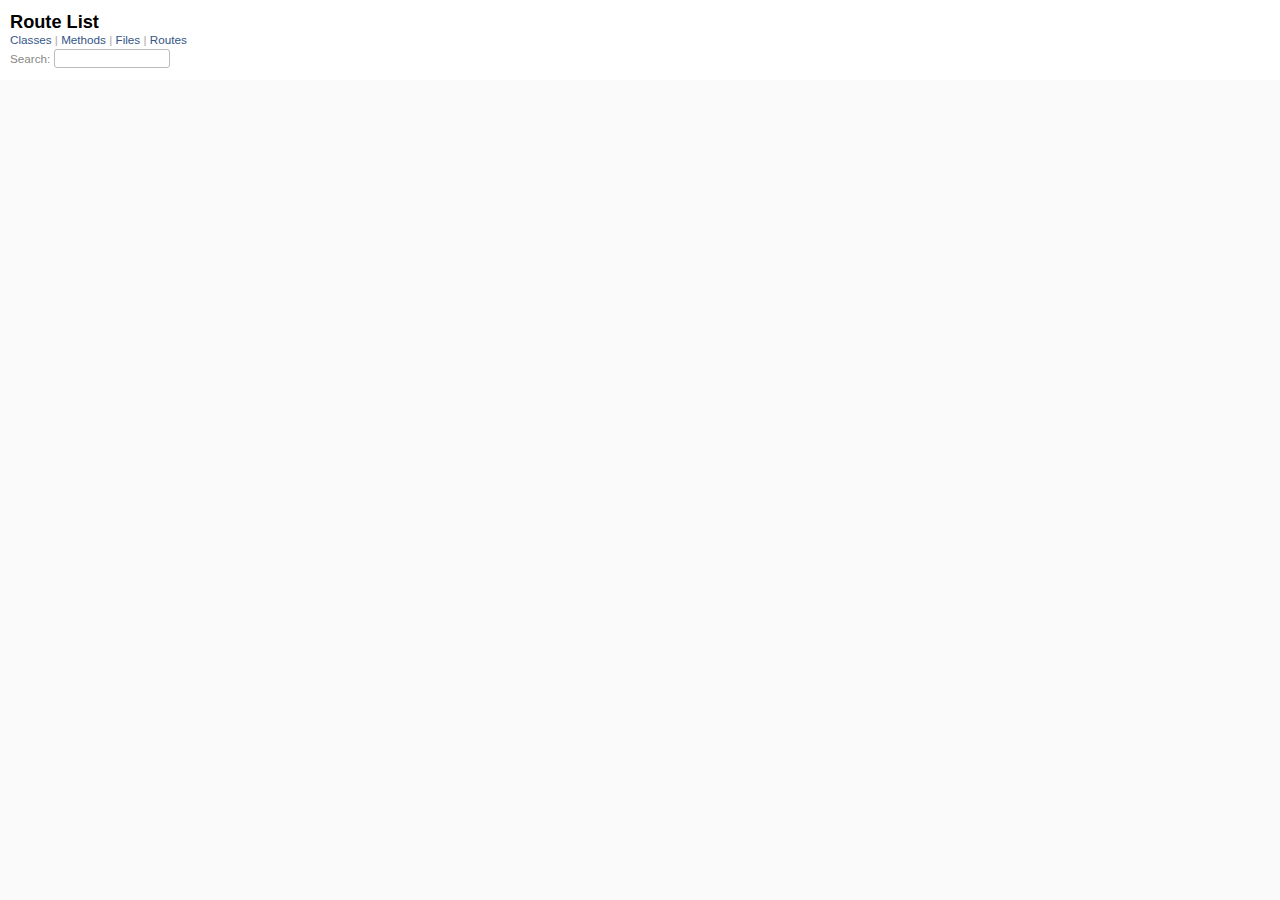
<file: doc/route_list.html>
<!DOCTYPE html>
<html>
  <head>
    <meta name="viewport" content="width=device-width, initial-scale=1.0">
    <meta charset="utf-8" />
    
      <link rel="stylesheet" href="css/full_list.css" type="text/css" media="screen" />
    
      <link rel="stylesheet" href="css/common.css" type="text/css" media="screen" />
    

    
      <script type="text/javascript" charset="utf-8" src="js/jquery.js"></script>
    
      <script type="text/javascript" charset="utf-8" src="js/full_list.js"></script>
    

    <title>Route List</title>
    <base id="base_target" target="_parent" />
  </head>
  <body>
    <div id="content">
      <div class="fixed_header">
        <h1 id="full_list_header">Route List</h1>
        <div id="full_list_nav">
          
            <span><a target="_self" href="class_list.html">
              Classes
            </a></span>
          
            <span><a target="_self" href="method_list.html">
              Methods
            </a></span>
          
            <span><a target="_self" href="file_list.html">
              Files
            </a></span>
          
            <span><a target="_self" href="route_list.html">
              Routes
            </a></span>
          
        </div>

        <div id="search">Search: <input type="text" /></div>
      </div>

      <ul id="full_list" class="class">
        


      </ul>
    </div>
  </body>
</html>
</file>
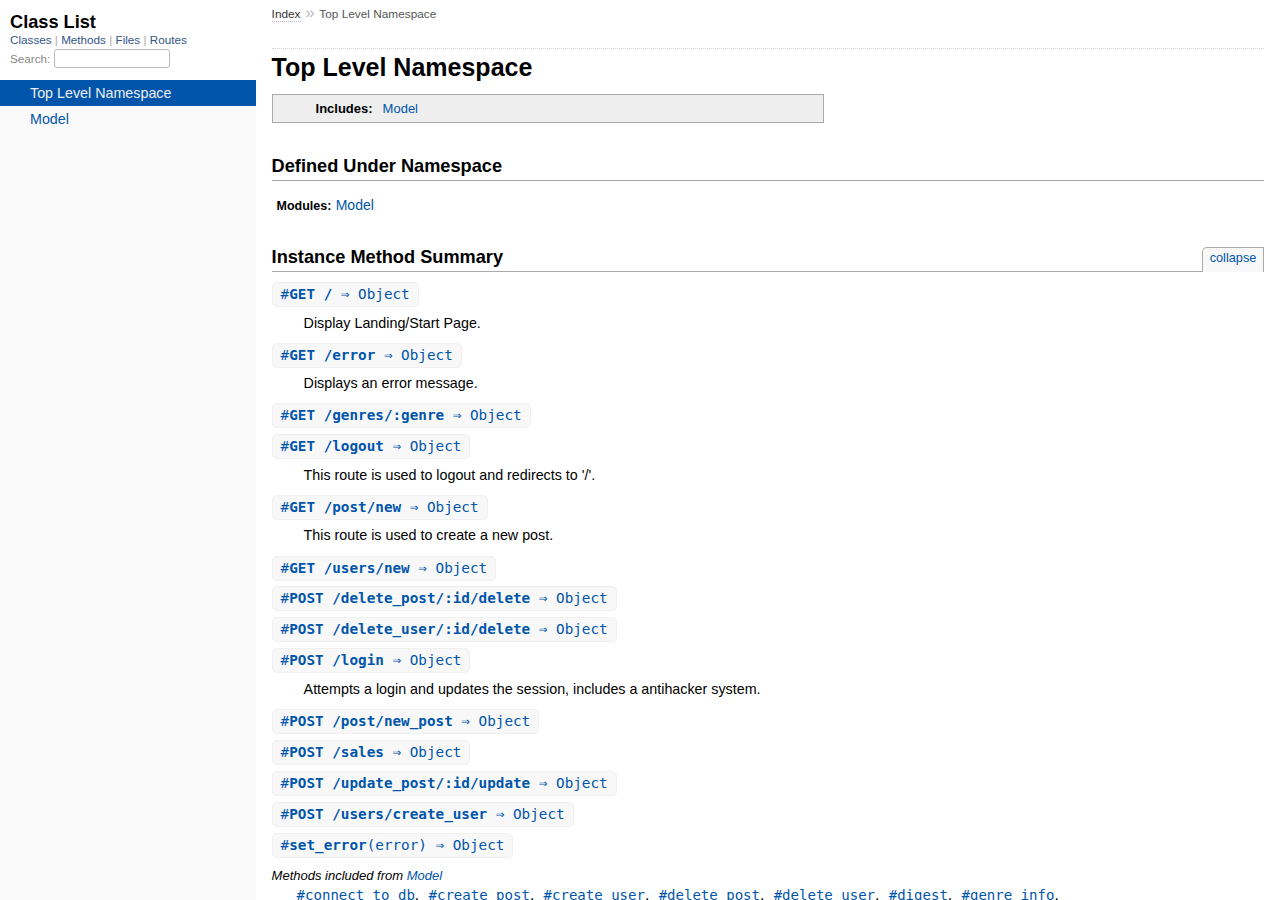
<file: doc/top-level-namespace.html>
<!DOCTYPE html>
<html>
  <head>
    <meta charset="utf-8">
<meta name="viewport" content="width=device-width, initial-scale=1.0">
<title>
  Top Level Namespace
  
    &mdash; Documentation by YARD 0.9.26
  
</title>

  <link rel="stylesheet" href="css/style.css" type="text/css" />

  <link rel="stylesheet" href="css/common.css" type="text/css" />

<script type="text/javascript">
  pathId = "";
  relpath = '';
</script>


  <script type="text/javascript" charset="utf-8" src="js/jquery.js"></script>

  <script type="text/javascript" charset="utf-8" src="js/app.js"></script>

  <script type="text/javascript" charset="utf-8" src="js/custom.js"></script>


  </head>
  <body>
    <div class="nav_wrap">
      <iframe id="nav" src="class_list.html?1"></iframe>
      <div id="resizer"></div>
    </div>

    <div id="main" tabindex="-1">
      <div id="header">
        <div id="menu">
  
    <a href="_index.html">Index</a> &raquo;
    
    
    <span class="title">Top Level Namespace</span>
  
</div>

        <div id="search">
  
    <a class="full_list_link" id="class_list_link"
        href="class_list.html">

        <svg width="24" height="24">
          <rect x="0" y="4" width="24" height="4" rx="1" ry="1"></rect>
          <rect x="0" y="12" width="24" height="4" rx="1" ry="1"></rect>
          <rect x="0" y="20" width="24" height="4" rx="1" ry="1"></rect>
        </svg>
    </a>
  
</div>
        <div class="clear"></div>
      </div>

      <div id="content"><h1>Top Level Namespace
  
  
  
</h1>
<div class="box_info">
  

  
  
  
  
  <dl>
      <dt>Includes:</dt>
      <dd><span class='object_link'><a href="Model.html" title="Model (module)">Model</a></span></dd>
  </dl>
  
  

  

  
</div>

<h2>Defined Under Namespace</h2>
<p class="children">
  
    
      <strong class="modules">Modules:</strong> <span class='object_link'><a href="Model.html" title="Model (module)">Model</a></span>
    
  
    
  
</p>







  
    <h2>
      Instance Method Summary
      <small><a href="#" class="summary_toggle">collapse</a></small>
    </h2>

    <ul class="summary">
      
        <li class="public ">
  <span class="summary_signature">
    
      <a href="top-level-namespace.html#GET__-instance_method" title="#GET / (instance method)">#<strong>GET /</strong>  &#x21d2; Object </a>
    

    
  </span>
  
  
  
  
  
  
  

  
    <span class="summary_desc"><div class='inline'>
<p>Display Landing/Start Page.</p>
</div></span>
  
</li>

      
        <li class="public ">
  <span class="summary_signature">
    
      <a href="top-level-namespace.html#GET__error-instance_method" title="#GET /error (instance method)">#<strong>GET /error</strong>  &#x21d2; Object </a>
    

    
  </span>
  
  
  
  
  
  
  

  
    <span class="summary_desc"><div class='inline'>
<p>Displays an error message.</p>
</div></span>
  
</li>

      
        <li class="public ">
  <span class="summary_signature">
    
      <a href="top-level-namespace.html#GET__genres__genre-instance_method" title="#GET /genres/:genre (instance method)">#<strong>GET /genres/:genre</strong>  &#x21d2; Object </a>
    

    
  </span>
  
  
  
  
  
  
  

  
    <span class="summary_desc"><div class='inline'></div></span>
  
</li>

      
        <li class="public ">
  <span class="summary_signature">
    
      <a href="top-level-namespace.html#GET__logout-instance_method" title="#GET /logout (instance method)">#<strong>GET /logout</strong>  &#x21d2; Object </a>
    

    
  </span>
  
  
  
  
  
  
  

  
    <span class="summary_desc"><div class='inline'>
<p>This route is used to logout and redirects to &#39;/&#39;.</p>
</div></span>
  
</li>

      
        <li class="public ">
  <span class="summary_signature">
    
      <a href="top-level-namespace.html#GET__post_new-instance_method" title="#GET /post/new (instance method)">#<strong>GET /post/new</strong>  &#x21d2; Object </a>
    

    
  </span>
  
  
  
  
  
  
  

  
    <span class="summary_desc"><div class='inline'>
<p>This route is used to create a new post.</p>
</div></span>
  
</li>

      
        <li class="public ">
  <span class="summary_signature">
    
      <a href="top-level-namespace.html#GET__users_new-instance_method" title="#GET /users/new (instance method)">#<strong>GET /users/new</strong>  &#x21d2; Object </a>
    

    
  </span>
  
  
  
  
  
  
  

  
    <span class="summary_desc"><div class='inline'></div></span>
  
</li>

      
        <li class="public ">
  <span class="summary_signature">
    
      <a href="top-level-namespace.html#POST__delete_post__id_delete-instance_method" title="#POST /delete_post/:id/delete (instance method)">#<strong>POST /delete_post/:id/delete</strong>  &#x21d2; Object </a>
    

    
  </span>
  
  
  
  
  
  
  

  
    <span class="summary_desc"><div class='inline'></div></span>
  
</li>

      
        <li class="public ">
  <span class="summary_signature">
    
      <a href="top-level-namespace.html#POST__delete_user__id_delete-instance_method" title="#POST /delete_user/:id/delete (instance method)">#<strong>POST /delete_user/:id/delete</strong>  &#x21d2; Object </a>
    

    
  </span>
  
  
  
  
  
  
  

  
    <span class="summary_desc"><div class='inline'></div></span>
  
</li>

      
        <li class="public ">
  <span class="summary_signature">
    
      <a href="top-level-namespace.html#POST__login-instance_method" title="#POST /login (instance method)">#<strong>POST /login</strong>  &#x21d2; Object </a>
    

    
  </span>
  
  
  
  
  
  
  

  
    <span class="summary_desc"><div class='inline'>
<p>Attempts a login and updates the session, includes a antihacker system.</p>
</div></span>
  
</li>

      
        <li class="public ">
  <span class="summary_signature">
    
      <a href="top-level-namespace.html#POST__post_new_post-instance_method" title="#POST /post/new_post (instance method)">#<strong>POST /post/new_post</strong>  &#x21d2; Object </a>
    

    
  </span>
  
  
  
  
  
  
  

  
    <span class="summary_desc"><div class='inline'></div></span>
  
</li>

      
        <li class="public ">
  <span class="summary_signature">
    
      <a href="top-level-namespace.html#POST__sales-instance_method" title="#POST /sales (instance method)">#<strong>POST /sales</strong>  &#x21d2; Object </a>
    

    
  </span>
  
  
  
  
  
  
  

  
    <span class="summary_desc"><div class='inline'></div></span>
  
</li>

      
        <li class="public ">
  <span class="summary_signature">
    
      <a href="top-level-namespace.html#POST__update_post__id_update-instance_method" title="#POST /update_post/:id/update (instance method)">#<strong>POST /update_post/:id/update</strong>  &#x21d2; Object </a>
    

    
  </span>
  
  
  
  
  
  
  

  
    <span class="summary_desc"><div class='inline'></div></span>
  
</li>

      
        <li class="public ">
  <span class="summary_signature">
    
      <a href="top-level-namespace.html#POST__users_create_user-instance_method" title="#POST /users/create_user (instance method)">#<strong>POST /users/create_user</strong>  &#x21d2; Object </a>
    

    
  </span>
  
  
  
  
  
  
  

  
    <span class="summary_desc"><div class='inline'></div></span>
  
</li>

      
        <li class="public ">
  <span class="summary_signature">
    
      <a href="top-level-namespace.html#set_error-instance_method" title="#set_error (instance method)">#<strong>set_error</strong>(error)  &#x21d2; Object </a>
    

    
  </span>
  
  
  
  
  
  
  

  
    <span class="summary_desc"><div class='inline'></div></span>
  
</li>

      
    </ul>
  


  
  
  
  
  
  
  
  
  <h3 class="inherited">Methods included from <span class='object_link'><a href="Model.html" title="Model (module)">Model</a></span></h3>
  <p class="inherited"><span class='object_link'><a href="Model.html#connect_to_db-instance_method" title="Model#connect_to_db (method)">#connect_to_db</a></span>, <span class='object_link'><a href="Model.html#create_post-instance_method" title="Model#create_post (method)">#create_post</a></span>, <span class='object_link'><a href="Model.html#create_user-instance_method" title="Model#create_user (method)">#create_user</a></span>, <span class='object_link'><a href="Model.html#delete_post-instance_method" title="Model#delete_post (method)">#delete_post</a></span>, <span class='object_link'><a href="Model.html#delete_user-instance_method" title="Model#delete_user (method)">#delete_user</a></span>, <span class='object_link'><a href="Model.html#digest-instance_method" title="Model#digest (method)">#digest</a></span>, <span class='object_link'><a href="Model.html#genre_info-instance_method" title="Model#genre_info (method)">#genre_info</a></span>, <span class='object_link'><a href="Model.html#get_all_info_from_user-instance_method" title="Model#get_all_info_from_user (method)">#get_all_info_from_user</a></span>, <span class='object_link'><a href="Model.html#get_info_from_mail-instance_method" title="Model#get_info_from_mail (method)">#get_info_from_mail</a></span>, <span class='object_link'><a href="Model.html#login-instance_method" title="Model#login (method)">#login</a></span>, <span class='object_link'><a href="Model.html#sale-instance_method" title="Model#sale (method)">#sale</a></span>, <span class='object_link'><a href="Model.html#update_post-instance_method" title="Model#update_post (method)">#update_post</a></span></p>


  <div id="instance_method_details" class="method_details_list">
    <h2>Instance Method Details</h2>

    
      <div class="method_details first">
  <h3 class="signature first" id="GET__-instance_method">
  
    #<strong>GET /</strong>  &#x21d2; <tt>Object</tt> 
  

  

  
</h3><div class="docstring">
  <div class="discussion">
    
<p>Display Landing/Start Page</p>


  </div>
</div>
<div class="tags">
  



</div><table class="source_code">
  <tr>
    <td>
      <pre class="lines">


87
88
89</pre>
    </td>
    <td>
      <pre class="code"><span class="info file"># File 'app.rb', line 87</span>

<span class='id identifier rubyid_get'>get</span><span class='lparen'>(</span><span class='tstring'><span class='tstring_beg'>&#39;</span><span class='tstring_content'>/</span><span class='tstring_end'>&#39;</span></span><span class='rparen'>)</span> <span class='kw'>do</span>
    <span class='id identifier rubyid_slim'>slim</span><span class='lparen'>(</span><span class='symbol'>:index</span><span class='rparen'>)</span>
<span class='kw'>end</span></pre>
    </td>
  </tr>
</table>
</div>
    
      <div class="method_details ">
  <h3 class="signature " id="GET__error-instance_method">
  
    #<strong>GET /error</strong>  &#x21d2; <tt>Object</tt> 
  

  

  
</h3><div class="docstring">
  <div class="discussion">
    
<p>Displays an error message</p>


  </div>
</div>
<div class="tags">
  



</div><table class="source_code">
  <tr>
    <td>
      <pre class="lines">


81
82
83</pre>
    </td>
    <td>
      <pre class="code"><span class="info file"># File 'app.rb', line 81</span>

<span class='id identifier rubyid_get'>get</span><span class='lparen'>(</span><span class='tstring'><span class='tstring_beg'>&quot;</span><span class='tstring_content'>/error</span><span class='tstring_end'>&quot;</span></span><span class='rparen'>)</span> <span class='kw'>do</span>
    <span class='id identifier rubyid_slim'>slim</span><span class='lparen'>(</span><span class='symbol'>:error</span><span class='rparen'>)</span>
<span class='kw'>end</span></pre>
    </td>
  </tr>
</table>
</div>
    
      <div class="method_details ">
  <h3 class="signature " id="GET__genres__genre-instance_method">
  
    #<strong>GET /genres/:genre</strong>  &#x21d2; <tt>Object</tt> 
  

  

  
</h3><div class="docstring">
  <div class="discussion">
    

  </div>
</div>
<div class="tags">
  

  <p class="tag_title">See Also:</p>
  <ul class="see">
    
      <li><span class='object_link'><a href="Model.html#genre_info-instance_method" title="Model#genre_info (method)">Model#genre_info</a></span></li>
    
  </ul>



</div><table class="source_code">
  <tr>
    <td>
      <pre class="lines">


166
167
168
169
170
171
172
173
174
175
176
177
178
179
180</pre>
    </td>
    <td>
      <pre class="code"><span class="info file"># File 'app.rb', line 166</span>

<span class='id identifier rubyid_get'>get</span><span class='lparen'>(</span><span class='tstring'><span class='tstring_beg'>&quot;</span><span class='tstring_content'>/genres/:genre</span><span class='tstring_end'>&quot;</span></span><span class='rparen'>)</span> <span class='kw'>do</span> <span class='op'>|</span><span class='id identifier rubyid_genre'>genre</span><span class='op'>|</span> 

    <span class='id identifier rubyid_result'>result</span> <span class='op'>=</span> <span class='id identifier rubyid_genre_info'><span class='object_link'><a href="Model.html#genre_info-instance_method" title="Model#genre_info (method)">genre_info</a></span></span><span class='lparen'>(</span><span class='id identifier rubyid_genre'>genre</span><span class='rparen'>)</span> 
    <span class='kw'>if</span> <span class='id identifier rubyid_result'>result</span><span class='period'>.</span><span class='id identifier rubyid_length'>length</span> <span class='op'>==</span> <span class='int'>0</span>
        <span class='id identifier rubyid_set_error'><span class='object_link'><a href="#set_error-instance_method" title="#set_error (method)">set_error</a></span></span><span class='lparen'>(</span><span class='tstring'><span class='tstring_beg'>&quot;</span><span class='tstring_content'>Genre not found</span><span class='tstring_end'>&quot;</span></span><span class='rparen'>)</span>
        <span class='id identifier rubyid_redirect'>redirect</span><span class='lparen'>(</span><span class='tstring'><span class='tstring_beg'>&quot;</span><span class='tstring_content'>/error</span><span class='tstring_end'>&quot;</span></span><span class='rparen'>)</span>
    <span class='kw'>end</span>

    <span class='kw'>if</span> <span class='id identifier rubyid_session'>session</span><span class='lbracket'>[</span><span class='symbol'>:security</span><span class='rbracket'>]</span> <span class='op'>&lt;=</span> <span class='id identifier rubyid_result'>result</span><span class='lbracket'>[</span><span class='int'>0</span><span class='rbracket'>]</span><span class='lbracket'>[</span><span class='tstring'><span class='tstring_beg'>&quot;</span><span class='tstring_content'>security</span><span class='tstring_end'>&quot;</span></span><span class='rbracket'>]</span>
        <span class='id identifier rubyid_slim'>slim</span><span class='lparen'>(</span><span class='symbol'>:&quot;/genres/show&quot;</span><span class='comma'>,</span><span class='label'>locals:</span><span class='lbrace'>{</span><span class='label'>posts:</span><span class='id identifier rubyid_result'>result</span><span class='rbrace'>}</span><span class='rparen'>)</span>
    <span class='kw'>else</span>
        <span class='id identifier rubyid_set_error'><span class='object_link'><a href="#set_error-instance_method" title="#set_error (method)">set_error</a></span></span><span class='lparen'>(</span><span class='tstring'><span class='tstring_beg'>&quot;</span><span class='tstring_content'>För låg säkerhetsnivå för att titta på dessa annonser</span><span class='tstring_end'>&quot;</span></span><span class='rparen'>)</span>
        <span class='id identifier rubyid_redirect'>redirect</span><span class='lparen'>(</span><span class='tstring'><span class='tstring_beg'>&quot;</span><span class='tstring_content'>/error</span><span class='tstring_end'>&quot;</span></span><span class='rparen'>)</span>
    <span class='kw'>end</span>
<span class='kw'>end</span></pre>
    </td>
  </tr>
</table>
</div>
    
      <div class="method_details ">
  <h3 class="signature " id="GET__logout-instance_method">
  
    #<strong>GET /logout</strong>  &#x21d2; <tt>Object</tt> 
  

  

  
</h3><div class="docstring">
  <div class="discussion">
    
<p>This route is used to logout and redirects to &#39;/&#39;</p>


  </div>
</div>
<div class="tags">
  



</div><table class="source_code">
  <tr>
    <td>
      <pre class="lines">


216
217
218
219</pre>
    </td>
    <td>
      <pre class="code"><span class="info file"># File 'app.rb', line 216</span>

<span class='id identifier rubyid_get'>get</span><span class='lparen'>(</span><span class='tstring'><span class='tstring_beg'>&quot;</span><span class='tstring_content'>/logout</span><span class='tstring_end'>&quot;</span></span><span class='rparen'>)</span> <span class='kw'>do</span>
    <span class='id identifier rubyid_session'>session</span><span class='lbracket'>[</span><span class='symbol'>:id</span><span class='rbracket'>]</span> <span class='op'>=</span> <span class='kw'>nil</span>
    <span class='id identifier rubyid_redirect'>redirect</span><span class='lparen'>(</span><span class='tstring'><span class='tstring_beg'>&quot;</span><span class='tstring_content'>/</span><span class='tstring_end'>&quot;</span></span><span class='rparen'>)</span>
<span class='kw'>end</span></pre>
    </td>
  </tr>
</table>
</div>
    
      <div class="method_details ">
  <h3 class="signature " id="GET__post_new-instance_method">
  
    #<strong>GET /post/new</strong>  &#x21d2; <tt>Object</tt> 
  

  

  
</h3><div class="docstring">
  <div class="discussion">
    
<p>This route is used to create a new post</p>


  </div>
</div>
<div class="tags">
  



</div><table class="source_code">
  <tr>
    <td>
      <pre class="lines">


108
109
110</pre>
    </td>
    <td>
      <pre class="code"><span class="info file"># File 'app.rb', line 108</span>

<span class='id identifier rubyid_get'>get</span><span class='lparen'>(</span><span class='tstring'><span class='tstring_beg'>&quot;</span><span class='tstring_content'>/post/new</span><span class='tstring_end'>&quot;</span></span><span class='rparen'>)</span> <span class='kw'>do</span>
    <span class='id identifier rubyid_slim'>slim</span><span class='lparen'>(</span><span class='symbol'>:&quot;/post/new&quot;</span><span class='rparen'>)</span>
<span class='kw'>end</span></pre>
    </td>
  </tr>
</table>
</div>
    
      <div class="method_details ">
  <h3 class="signature " id="GET__users_new-instance_method">
  
    #<strong>GET /users/new</strong>  &#x21d2; <tt>Object</tt> 
  

  

  
</h3><div class="docstring">
  <div class="discussion">
    

  </div>
</div>
<div class="tags">
  

  <p class="tag_title">See Also:</p>
  <ul class="see">
    
      <li><span class='object_link'><a href="Model.html#get_all_info_from_user-instance_method" title="Model#get_all_info_from_user (method)">Model#get_all_info_from_user</a></span></li>
    
  </ul>



</div><table class="source_code">
  <tr>
    <td>
      <pre class="lines">


95
96
97
98
99
100
101
102
103
104
105</pre>
    </td>
    <td>
      <pre class="code"><span class="info file"># File 'app.rb', line 95</span>

<span class='id identifier rubyid_get'>get</span><span class='lparen'>(</span><span class='tstring'><span class='tstring_beg'>&quot;</span><span class='tstring_content'>/users/new</span><span class='tstring_end'>&quot;</span></span><span class='rparen'>)</span> <span class='kw'>do</span>

    <span class='kw'>if</span> <span class='id identifier rubyid_session'>session</span><span class='lbracket'>[</span><span class='symbol'>:security</span><span class='rbracket'>]</span> <span class='op'>==</span> <span class='int'>0</span>
        <span class='id identifier rubyid_result'>result</span> <span class='op'>=</span> <span class='id identifier rubyid_get_all_info_from_user'><span class='object_link'><a href="Model.html#get_all_info_from_user-instance_method" title="Model#get_all_info_from_user (method)">get_all_info_from_user</a></span></span><span class='lparen'>(</span><span class='rparen'>)</span>
        <span class='id identifier rubyid_slim'>slim</span><span class='lparen'>(</span><span class='symbol'>:&quot;/users/new&quot;</span><span class='comma'>,</span><span class='label'>locals:</span><span class='lbrace'>{</span><span class='label'>users:</span><span class='id identifier rubyid_result'>result</span><span class='rbrace'>}</span><span class='rparen'>)</span>
    <span class='kw'>else</span>
        <span class='id identifier rubyid_set_error'><span class='object_link'><a href="#set_error-instance_method" title="#set_error (method)">set_error</a></span></span><span class='lparen'>(</span><span class='tstring'><span class='tstring_beg'>&quot;</span><span class='tstring_content'>Du är inte Admin och kommer därför inte in på denna sida</span><span class='tstring_end'>&quot;</span></span><span class='rparen'>)</span>
        <span class='id identifier rubyid_redirect'>redirect</span><span class='lparen'>(</span><span class='tstring'><span class='tstring_beg'>&quot;</span><span class='tstring_content'>/error</span><span class='tstring_end'>&quot;</span></span><span class='rparen'>)</span>
    <span class='kw'>end</span>

<span class='kw'>end</span></pre>
    </td>
  </tr>
</table>
</div>
    
      <div class="method_details ">
  <h3 class="signature " id="POST__delete_post__id_delete-instance_method">
  
    #<strong>POST /delete_post/:id/delete</strong>  &#x21d2; <tt>Object</tt> 
  

  

  
</h3><div class="docstring">
  <div class="discussion">
    

  </div>
</div>
<div class="tags">
  

  <p class="tag_title">See Also:</p>
  <ul class="see">
    
      <li><span class='object_link'><a href="Model.html#delete_post-instance_method" title="Model#delete_post (method)">Model#delete_post</a></span></li>
    
  </ul>



</div><table class="source_code">
  <tr>
    <td>
      <pre class="lines">


198
199
200
201
202</pre>
    </td>
    <td>
      <pre class="code"><span class="info file"># File 'app.rb', line 198</span>

<span class='id identifier rubyid_post'>post</span><span class='lparen'>(</span><span class='tstring'><span class='tstring_beg'>&quot;</span><span class='tstring_content'>/delete_post/:id/delete</span><span class='tstring_end'>&quot;</span></span><span class='rparen'>)</span> <span class='kw'>do</span>
    <span class='id identifier rubyid_id'>id</span> <span class='op'>=</span> <span class='id identifier rubyid_params'>params</span><span class='lbracket'>[</span><span class='symbol'>:id</span><span class='rbracket'>]</span><span class='period'>.</span><span class='id identifier rubyid_to_i'>to_i</span>
    <span class='id identifier rubyid_result'>result</span> <span class='op'>=</span> <span class='id identifier rubyid_delete_post'><span class='object_link'><a href="Model.html#delete_post-instance_method" title="Model#delete_post (method)">delete_post</a></span></span><span class='lparen'>(</span><span class='id identifier rubyid_id'>id</span><span class='rparen'>)</span>
    <span class='id identifier rubyid_redirect'>redirect</span><span class='lparen'>(</span><span class='tstring'><span class='tstring_beg'>&quot;</span><span class='tstring_content'>/</span><span class='tstring_end'>&quot;</span></span><span class='rparen'>)</span>
<span class='kw'>end</span></pre>
    </td>
  </tr>
</table>
</div>
    
      <div class="method_details ">
  <h3 class="signature " id="POST__delete_user__id_delete-instance_method">
  
    #<strong>POST /delete_user/:id/delete</strong>  &#x21d2; <tt>Object</tt> 
  

  

  
</h3><div class="docstring">
  <div class="discussion">
    

  </div>
</div>
<div class="tags">
  

  <p class="tag_title">See Also:</p>
  <ul class="see">
    
      <li><span class='object_link'><a href="Model.html#delete_user-instance_method" title="Model#delete_user (method)">Model#delete_user</a></span></li>
    
  </ul>



</div><table class="source_code">
  <tr>
    <td>
      <pre class="lines">


156
157
158
159
160</pre>
    </td>
    <td>
      <pre class="code"><span class="info file"># File 'app.rb', line 156</span>

<span class='id identifier rubyid_post'>post</span><span class='lparen'>(</span><span class='tstring'><span class='tstring_beg'>&quot;</span><span class='tstring_content'>/delete_user/:id/delete</span><span class='tstring_end'>&quot;</span></span><span class='rparen'>)</span> <span class='kw'>do</span>
    <span class='id identifier rubyid_id'>id</span> <span class='op'>=</span> <span class='id identifier rubyid_params'>params</span><span class='lbracket'>[</span><span class='symbol'>:id</span><span class='rbracket'>]</span><span class='period'>.</span><span class='id identifier rubyid_to_i'>to_i</span>
    <span class='id identifier rubyid_delete_user'><span class='object_link'><a href="Model.html#delete_user-instance_method" title="Model#delete_user (method)">delete_user</a></span></span><span class='lparen'>(</span><span class='id identifier rubyid_id'>id</span><span class='rparen'>)</span>
    <span class='id identifier rubyid_redirect'>redirect</span><span class='lparen'>(</span><span class='tstring'><span class='tstring_beg'>&quot;</span><span class='tstring_content'>/users/new</span><span class='tstring_end'>&quot;</span></span><span class='rparen'>)</span>
<span class='kw'>end</span></pre>
    </td>
  </tr>
</table>
</div>
    
      <div class="method_details ">
  <h3 class="signature " id="POST__login-instance_method">
  
    #<strong>POST /login</strong>  &#x21d2; <tt>Object</tt> 
  

  

  
</h3><div class="docstring">
  <div class="discussion">
    
<p>Attempts a login and updates the session, includes a antihacker system.</p>


  </div>
</div>
<div class="tags">
  <p class="tag_title">Parameters:</p>
<ul class="param">
  
    <li>
      
        <span class='name'>login_mail,</span>
      
      
        <span class='type'>(<tt>String</tt>)</span>
      
      
      
        &mdash;
        <div class='inline'>
<p>The e-mail</p>
</div>
      
    </li>
  
    <li>
      
        <span class='name'>login_password,</span>
      
      
        <span class='type'>(<tt>String</tt>)</span>
      
      
      
        &mdash;
        <div class='inline'>
<p>The password</p>
</div>
      
    </li>
  
</ul>


  <p class="tag_title">See Also:</p>
  <ul class="see">
    
      <li><span class='object_link'><a href="Model.html#login-instance_method" title="Model#login (method)">Model#login</a></span></li>
    
  </ul>



</div><table class="source_code">
  <tr>
    <td>
      <pre class="lines">


27
28
29
30
31
32
33
34
35
36
37
38
39
40
41
42
43
44
45
46
47
48
49
50
51
52
53
54
55
56
57
58
59
60
61
62
63
64
65
66
67
68
69
70
71
72
73</pre>
    </td>
    <td>
      <pre class="code"><span class="info file"># File 'app.rb', line 27</span>

<span class='id identifier rubyid_post'>post</span><span class='lparen'>(</span><span class='tstring'><span class='tstring_beg'>&quot;</span><span class='tstring_content'>/login</span><span class='tstring_end'>&quot;</span></span><span class='rparen'>)</span> <span class='kw'>do</span>

    <span class='kw'>if</span> <span class='id identifier rubyid_session'>session</span><span class='lbracket'>[</span><span class='symbol'>:now</span><span class='rbracket'>]</span>
        <span class='id identifier rubyid_time'>time</span> <span class='op'>=</span> <span class='id identifier rubyid_session'>session</span><span class='lbracket'>[</span><span class='symbol'>:now</span><span class='rbracket'>]</span><span class='period'>.</span><span class='id identifier rubyid_split'>split</span><span class='lparen'>(</span><span class='tstring'><span class='tstring_beg'>&quot;</span><span class='tstring_content'>_</span><span class='tstring_end'>&quot;</span></span><span class='rparen'>)</span>
        <span class='kw'>if</span> <span class='const'>Time</span><span class='period'>.</span><span class='id identifier rubyid_new'>new</span><span class='lparen'>(</span><span class='id identifier rubyid_time'>time</span><span class='lbracket'>[</span><span class='int'>0</span><span class='rbracket'>]</span><span class='comma'>,</span> <span class='id identifier rubyid_time'>time</span><span class='lbracket'>[</span><span class='int'>1</span><span class='rbracket'>]</span><span class='comma'>,</span> <span class='id identifier rubyid_time'>time</span><span class='lbracket'>[</span><span class='int'>2</span><span class='rbracket'>]</span><span class='comma'>,</span> <span class='id identifier rubyid_time'>time</span><span class='lbracket'>[</span><span class='int'>3</span><span class='rbracket'>]</span><span class='comma'>,</span> <span class='id identifier rubyid_time'>time</span><span class='lbracket'>[</span><span class='int'>4</span><span class='rbracket'>]</span><span class='comma'>,</span> <span class='id identifier rubyid_time'>time</span><span class='lbracket'>[</span><span class='int'>5</span><span class='rbracket'>]</span><span class='rparen'>)</span> <span class='op'>&gt;</span> <span class='lparen'>(</span><span class='const'>Time</span><span class='period'>.</span><span class='id identifier rubyid_now'>now</span> <span class='op'>-</span> <span class='int'>300</span><span class='rparen'>)</span>
            <span class='id identifier rubyid_set_error'><span class='object_link'><a href="#set_error-instance_method" title="#set_error (method)">set_error</a></span></span><span class='lparen'>(</span><span class='tstring'><span class='tstring_beg'>&quot;</span><span class='tstring_content'>Du måste 5 minuter tills du får försöka igen, bättre lycka till nästa gång</span><span class='tstring_end'>&quot;</span></span><span class='rparen'>)</span>
            <span class='id identifier rubyid_redirect'>redirect</span><span class='lparen'>(</span><span class='tstring'><span class='tstring_beg'>&quot;</span><span class='tstring_content'>/error</span><span class='tstring_end'>&quot;</span></span><span class='rparen'>)</span>
        <span class='kw'>end</span>
    <span class='kw'>end</span>

    <span class='id identifier rubyid_login_mail'>login_mail</span> <span class='op'>=</span> <span class='id identifier rubyid_params'>params</span><span class='lbracket'>[</span><span class='tstring'><span class='tstring_beg'>&quot;</span><span class='tstring_content'>login_mail</span><span class='tstring_end'>&quot;</span></span><span class='rbracket'>]</span>
    <span class='id identifier rubyid_login_password'>login_password</span> <span class='op'>=</span> <span class='id identifier rubyid_params'>params</span><span class='lbracket'>[</span><span class='tstring'><span class='tstring_beg'>&quot;</span><span class='tstring_content'>login_password</span><span class='tstring_end'>&quot;</span></span><span class='rbracket'>]</span>

    <span class='id identifier rubyid_result'>result</span> <span class='op'>=</span> <span class='id identifier rubyid_get_info_from_mail'><span class='object_link'><a href="Model.html#get_info_from_mail-instance_method" title="Model#get_info_from_mail (method)">get_info_from_mail</a></span></span><span class='lparen'>(</span><span class='id identifier rubyid_login_mail'>login_mail</span><span class='rparen'>)</span>

    <span class='id identifier rubyid_attempts'>attempts</span> <span class='op'>=</span> <span class='id identifier rubyid_session'>session</span><span class='lbracket'>[</span><span class='symbol'>:attempts</span><span class='rbracket'>]</span> 
    <span class='kw'>if</span> <span class='id identifier rubyid_attempts'>attempts</span> <span class='op'>==</span> <span class='kw'>nil</span>
        <span class='id identifier rubyid_attempts'>attempts</span> <span class='op'>=</span> <span class='int'>0</span>
    <span class='kw'>end</span>

    <span class='kw'>if</span>  <span class='id identifier rubyid_result'>result</span> <span class='op'>!=</span> <span class='kw'>nil</span>
        <span class='id identifier rubyid_name'>name</span> <span class='op'>=</span> <span class='id identifier rubyid_result'>result</span><span class='lbracket'>[</span><span class='tstring'><span class='tstring_beg'>&quot;</span><span class='tstring_content'>name</span><span class='tstring_end'>&quot;</span></span><span class='rbracket'>]</span>
        <span class='id identifier rubyid_user_id'>user_id</span> <span class='op'>=</span> <span class='id identifier rubyid_result'>result</span><span class='lbracket'>[</span><span class='tstring'><span class='tstring_beg'>&quot;</span><span class='tstring_content'>id</span><span class='tstring_end'>&quot;</span></span><span class='rbracket'>]</span>
        <span class='id identifier rubyid_security'>security</span> <span class='op'>=</span> <span class='id identifier rubyid_result'>result</span><span class='lbracket'>[</span><span class='tstring'><span class='tstring_beg'>&quot;</span><span class='tstring_content'>security_level</span><span class='tstring_end'>&quot;</span></span><span class='rbracket'>]</span>
        <span class='id identifier rubyid_password_digest'>password_digest</span> <span class='op'>=</span> <span class='id identifier rubyid_result'>result</span><span class='lbracket'>[</span><span class='tstring'><span class='tstring_beg'>&quot;</span><span class='tstring_content'>password</span><span class='tstring_end'>&quot;</span></span><span class='rbracket'>]</span>  
    <span class='kw'>else</span>
        <span class='id identifier rubyid_set_error'><span class='object_link'><a href="#set_error-instance_method" title="#set_error (method)">set_error</a></span></span><span class='lparen'>(</span><span class='tstring'><span class='tstring_beg'>&quot;</span><span class='tstring_content'>Icke-godkända inloggninsuppgifter</span><span class='tstring_end'>&quot;</span></span><span class='rparen'>)</span>
        <span class='id identifier rubyid_redirect'>redirect</span><span class='lparen'>(</span><span class='tstring'><span class='tstring_beg'>&quot;</span><span class='tstring_content'>/error</span><span class='tstring_end'>&quot;</span></span><span class='rparen'>)</span>
    <span class='kw'>end</span>

    <span class='kw'>if</span> <span class='id identifier rubyid_login'><span class='object_link'><a href="Model.html#login-instance_method" title="Model#login (method)">login</a></span></span><span class='lparen'>(</span><span class='id identifier rubyid_password_digest'>password_digest</span><span class='rparen'>)</span> <span class='op'>==</span> <span class='id identifier rubyid_login_password'>login_password</span> 
        <span class='id identifier rubyid_session'>session</span><span class='lbracket'>[</span><span class='symbol'>:id</span><span class='rbracket'>]</span> <span class='op'>=</span> <span class='id identifier rubyid_user_id'>user_id</span>
        <span class='id identifier rubyid_session'>session</span><span class='lbracket'>[</span><span class='symbol'>:name</span><span class='rbracket'>]</span> <span class='op'>=</span> <span class='id identifier rubyid_name'>name</span>
        <span class='id identifier rubyid_session'>session</span><span class='lbracket'>[</span><span class='symbol'>:security</span><span class='rbracket'>]</span> <span class='op'>=</span> <span class='id identifier rubyid_security'>security</span>
        <span class='id identifier rubyid_redirect'>redirect</span><span class='lparen'>(</span><span class='tstring'><span class='tstring_beg'>&quot;</span><span class='tstring_content'>/</span><span class='tstring_end'>&quot;</span></span><span class='rparen'>)</span>
    <span class='kw'>else</span>
        <span class='id identifier rubyid_set_error'><span class='object_link'><a href="#set_error-instance_method" title="#set_error (method)">set_error</a></span></span><span class='lparen'>(</span><span class='tstring'><span class='tstring_beg'>&quot;</span><span class='tstring_content'>Icke-godkända inloggninsuppgifter</span><span class='tstring_end'>&quot;</span></span><span class='rparen'>)</span>
        <span class='id identifier rubyid_attempts'>attempts</span> <span class='op'>+=</span> <span class='int'>1</span>
        <span class='id identifier rubyid_session'>session</span><span class='lbracket'>[</span><span class='symbol'>:attempts</span><span class='rbracket'>]</span> <span class='op'>=</span> <span class='id identifier rubyid_attempts'>attempts</span>

        <span class='kw'>if</span> <span class='id identifier rubyid_attempts'>attempts</span> <span class='op'>&gt;=</span> <span class='int'>3</span>
            <span class='id identifier rubyid_session'>session</span><span class='lbracket'>[</span><span class='symbol'>:now</span><span class='rbracket'>]</span> <span class='op'>=</span> <span class='const'>Time</span><span class='period'>.</span><span class='id identifier rubyid_now'>now</span><span class='lparen'>(</span><span class='rparen'>)</span><span class='period'>.</span><span class='id identifier rubyid_strftime'>strftime</span><span class='lparen'>(</span><span class='tstring'><span class='tstring_beg'>&#39;</span><span class='tstring_content'>%Y_%m_%d_%H_%M_%S</span><span class='tstring_end'>&#39;</span></span><span class='rparen'>)</span>
        <span class='kw'>end</span>

        <span class='id identifier rubyid_redirect'>redirect</span><span class='lparen'>(</span><span class='tstring'><span class='tstring_beg'>&quot;</span><span class='tstring_content'>/error</span><span class='tstring_end'>&quot;</span></span><span class='rparen'>)</span>
    <span class='kw'>end</span>
<span class='kw'>end</span></pre>
    </td>
  </tr>
</table>
</div>
    
      <div class="method_details ">
  <h3 class="signature " id="POST__post_new_post-instance_method">
  
    #<strong>POST /post/new_post</strong>  &#x21d2; <tt>Object</tt> 
  

  

  
</h3><div class="docstring">
  <div class="discussion">
    

  </div>
</div>
<div class="tags">
  

  <p class="tag_title">See Also:</p>
  <ul class="see">
    
      <li><span class='object_link'><a href="Model.html#create_post-instance_method" title="Model#create_post (method)">Model#create_post</a></span></li>
    
  </ul>



</div><table class="source_code">
  <tr>
    <td>
      <pre class="lines">


119
120
121
122
123
124
125
126
127
128</pre>
    </td>
    <td>
      <pre class="code"><span class="info file"># File 'app.rb', line 119</span>

<span class='id identifier rubyid_post'>post</span><span class='lparen'>(</span><span class='tstring'><span class='tstring_beg'>&quot;</span><span class='tstring_content'>/post/new_post</span><span class='tstring_end'>&quot;</span></span><span class='rparen'>)</span> <span class='kw'>do</span>
    <span class='id identifier rubyid_title'>title</span> <span class='op'>=</span> <span class='id identifier rubyid_params'>params</span><span class='lbracket'>[</span><span class='symbol'>:title</span><span class='rbracket'>]</span>
    <span class='id identifier rubyid_text'>text</span> <span class='op'>=</span> <span class='id identifier rubyid_params'>params</span><span class='lbracket'>[</span><span class='symbol'>:text</span><span class='rbracket'>]</span>
    <span class='id identifier rubyid_genre'>genre</span> <span class='op'>=</span> <span class='id identifier rubyid_params'>params</span><span class='lbracket'>[</span><span class='symbol'>:genre</span><span class='rbracket'>]</span>
    <span class='id identifier rubyid_id'>id</span> <span class='op'>=</span> <span class='id identifier rubyid_session'>session</span><span class='lbracket'>[</span><span class='symbol'>:id</span><span class='rbracket'>]</span>

    <span class='id identifier rubyid_create_post'><span class='object_link'><a href="Model.html#create_post-instance_method" title="Model#create_post (method)">create_post</a></span></span><span class='lparen'>(</span><span class='id identifier rubyid_title'>title</span><span class='comma'>,</span> <span class='id identifier rubyid_text'>text</span><span class='comma'>,</span> <span class='id identifier rubyid_genre'>genre</span><span class='comma'>,</span> <span class='id identifier rubyid_id'>id</span><span class='rparen'>)</span>

    <span class='id identifier rubyid_redirect'>redirect</span><span class='lparen'>(</span><span class='tstring'><span class='tstring_beg'>&quot;</span><span class='tstring_content'>/post/new</span><span class='tstring_end'>&quot;</span></span><span class='rparen'>)</span>
<span class='kw'>end</span></pre>
    </td>
  </tr>
</table>
</div>
    
      <div class="method_details ">
  <h3 class="signature " id="POST__sales-instance_method">
  
    #<strong>POST /sales</strong>  &#x21d2; <tt>Object</tt> 
  

  

  
</h3><div class="docstring">
  <div class="discussion">
    

  </div>
</div>
<div class="tags">
  

  <p class="tag_title">See Also:</p>
  <ul class="see">
    
      <li><span class='object_link'><a href="Model.html#sale-instance_method" title="Model#sale (method)">Model#sale</a></span></li>
    
  </ul>



</div><table class="source_code">
  <tr>
    <td>
      <pre class="lines">


187
188
189
190
191
192</pre>
    </td>
    <td>
      <pre class="code"><span class="info file"># File 'app.rb', line 187</span>

<span class='id identifier rubyid_post'>post</span><span class='lparen'>(</span><span class='tstring'><span class='tstring_beg'>&quot;</span><span class='tstring_content'>/sales</span><span class='tstring_end'>&quot;</span></span><span class='rparen'>)</span> <span class='kw'>do</span>
    <span class='id identifier rubyid_user_id'>user_id</span> <span class='op'>=</span> <span class='id identifier rubyid_session'>session</span><span class='lbracket'>[</span><span class='symbol'>:id</span><span class='rbracket'>]</span>
    <span class='id identifier rubyid_post_id'>post_id</span> <span class='op'>=</span> <span class='id identifier rubyid_params'>params</span><span class='lbracket'>[</span><span class='tstring'><span class='tstring_beg'>&quot;</span><span class='tstring_content'>post_id</span><span class='tstring_end'>&quot;</span></span><span class='rbracket'>]</span>
    <span class='id identifier rubyid_sale'><span class='object_link'><a href="Model.html#sale-instance_method" title="Model#sale (method)">sale</a></span></span><span class='lparen'>(</span><span class='id identifier rubyid_user_id'>user_id</span><span class='comma'>,</span> <span class='id identifier rubyid_post_id'>post_id</span><span class='rparen'>)</span>
    <span class='id identifier rubyid_redirect'>redirect</span><span class='lparen'>(</span><span class='tstring'><span class='tstring_beg'>&quot;</span><span class='tstring_content'>/</span><span class='tstring_end'>&quot;</span></span><span class='rparen'>)</span>
<span class='kw'>end</span></pre>
    </td>
  </tr>
</table>
</div>
    
      <div class="method_details ">
  <h3 class="signature " id="POST__update_post__id_update-instance_method">
  
    #<strong>POST /update_post/:id/update</strong>  &#x21d2; <tt>Object</tt> 
  

  

  
</h3><div class="docstring">
  <div class="discussion">
    

  </div>
</div>
<div class="tags">
  

  <p class="tag_title">See Also:</p>
  <ul class="see">
    
      <li><span class='object_link'><a href="Model.html#update_post-instance_method" title="Model#update_post (method)">Model#update_post</a></span></li>
    
  </ul>



</div><table class="source_code">
  <tr>
    <td>
      <pre class="lines">


209
210
211
212
213
214</pre>
    </td>
    <td>
      <pre class="code"><span class="info file"># File 'app.rb', line 209</span>

<span class='id identifier rubyid_post'>post</span><span class='lparen'>(</span><span class='tstring'><span class='tstring_beg'>&quot;</span><span class='tstring_content'>/update_post/:id/update</span><span class='tstring_end'>&quot;</span></span><span class='rparen'>)</span> <span class='kw'>do</span>
    <span class='id identifier rubyid_id'>id</span> <span class='op'>=</span> <span class='id identifier rubyid_params'>params</span><span class='lbracket'>[</span><span class='symbol'>:id</span><span class='rbracket'>]</span><span class='period'>.</span><span class='id identifier rubyid_to_i'>to_i</span>
    <span class='id identifier rubyid_text'>text</span> <span class='op'>=</span> <span class='id identifier rubyid_params'>params</span><span class='lbracket'>[</span><span class='tstring'><span class='tstring_beg'>&quot;</span><span class='tstring_content'>content</span><span class='tstring_end'>&quot;</span></span><span class='rbracket'>]</span>
    <span class='id identifier rubyid_result'>result</span> <span class='op'>=</span> <span class='id identifier rubyid_update_post'><span class='object_link'><a href="Model.html#update_post-instance_method" title="Model#update_post (method)">update_post</a></span></span><span class='lparen'>(</span><span class='id identifier rubyid_text'>text</span><span class='comma'>,</span> <span class='id identifier rubyid_id'>id</span><span class='rparen'>)</span>
    <span class='id identifier rubyid_redirect'>redirect</span><span class='lparen'>(</span><span class='tstring'><span class='tstring_beg'>&quot;</span><span class='tstring_content'>/</span><span class='tstring_end'>&quot;</span></span><span class='rparen'>)</span>
<span class='kw'>end</span></pre>
    </td>
  </tr>
</table>
</div>
    
      <div class="method_details ">
  <h3 class="signature " id="POST__users_create_user-instance_method">
  
    #<strong>POST /users/create_user</strong>  &#x21d2; <tt>Object</tt> 
  

  

  
</h3><div class="docstring">
  <div class="discussion">
    

  </div>
</div>
<div class="tags">
  

  <p class="tag_title">See Also:</p>
  <ul class="see">
    
      <li>Model#create_user</li>
    
  </ul>



</div><table class="source_code">
  <tr>
    <td>
      <pre class="lines">


139
140
141
142
143
144
145
146
147
148
149
150</pre>
    </td>
    <td>
      <pre class="code"><span class="info file"># File 'app.rb', line 139</span>

<span class='id identifier rubyid_post'>post</span><span class='lparen'>(</span><span class='tstring'><span class='tstring_beg'>&quot;</span><span class='tstring_content'>/users/create_user</span><span class='tstring_end'>&quot;</span></span><span class='rparen'>)</span> <span class='kw'>do</span>
    <span class='id identifier rubyid_mail'>mail</span> <span class='op'>=</span> <span class='id identifier rubyid_params'>params</span><span class='lbracket'>[</span><span class='symbol'>:mail</span><span class='rbracket'>]</span>
    <span class='id identifier rubyid_name'>name</span> <span class='op'>=</span> <span class='id identifier rubyid_params'>params</span><span class='lbracket'>[</span><span class='symbol'>:name</span><span class='rbracket'>]</span>
    <span class='id identifier rubyid_rank'>rank</span> <span class='op'>=</span> <span class='id identifier rubyid_params'>params</span><span class='lbracket'>[</span><span class='symbol'>:rank</span><span class='rbracket'>]</span>
    <span class='id identifier rubyid_security'>security</span> <span class='op'>=</span> <span class='id identifier rubyid_params'>params</span><span class='lbracket'>[</span><span class='symbol'>:security</span><span class='rbracket'>]</span>
    <span class='id identifier rubyid_password'>password</span> <span class='op'>=</span> <span class='id identifier rubyid_params'>params</span><span class='lbracket'>[</span><span class='symbol'>:password</span><span class='rbracket'>]</span>
    <span class='id identifier rubyid_password_digest'>password_digest</span> <span class='op'>=</span> <span class='id identifier rubyid_digest'><span class='object_link'><a href="Model.html#digest-instance_method" title="Model#digest (method)">digest</a></span></span><span class='lparen'>(</span><span class='id identifier rubyid_password'>password</span><span class='rparen'>)</span>

    <span class='id identifier rubyid_create_user'><span class='object_link'><a href="Model.html#create_user-instance_method" title="Model#create_user (method)">create_user</a></span></span><span class='lparen'>(</span><span class='id identifier rubyid_name'>name</span><span class='comma'>,</span> <span class='id identifier rubyid_password_digest'>password_digest</span><span class='comma'>,</span> <span class='id identifier rubyid_rank'>rank</span><span class='comma'>,</span> <span class='id identifier rubyid_security'>security</span><span class='comma'>,</span> <span class='id identifier rubyid_mail'>mail</span><span class='rparen'>)</span>

    <span class='id identifier rubyid_redirect'>redirect</span><span class='lparen'>(</span><span class='tstring'><span class='tstring_beg'>&quot;</span><span class='tstring_content'>/users/new</span><span class='tstring_end'>&quot;</span></span><span class='rparen'>)</span>
<span class='kw'>end</span></pre>
    </td>
  </tr>
</table>
</div>
    
      <div class="method_details ">
  <h3 class="signature " id="set_error-instance_method">
  
    #<strong>set_error</strong>(error)  &#x21d2; <tt>Object</tt> 
  

  

  
</h3><div class="docstring">
  <div class="discussion">
    

  </div>
</div>
<div class="tags">
  <p class="tag_title">Parameters:</p>
<ul class="param">
  
    <li>
      
        <span class='name'>error,</span>
      
      
        <span class='type'>(<tt>String</tt>)</span>
      
      
      
        &mdash;
        <div class='inline'>
<p>the error text the user gets</p>
</div>
      
    </li>
  
</ul>




</div><table class="source_code">
  <tr>
    <td>
      <pre class="lines">


77
78
79</pre>
    </td>
    <td>
      <pre class="code"><span class="info file"># File 'app.rb', line 77</span>

<span class='kw'>def</span> <span class='id identifier rubyid_set_error'>set_error</span><span class='lparen'>(</span><span class='id identifier rubyid_error'>error</span><span class='rparen'>)</span>
    <span class='id identifier rubyid_session'>session</span><span class='lbracket'>[</span><span class='symbol'>:error</span><span class='rbracket'>]</span> <span class='op'>=</span> <span class='id identifier rubyid_error'>error</span>
<span class='kw'>end</span></pre>
    </td>
  </tr>
</table>
</div>
    
  </div>

</div>

      <div id="footer">
  Generated on Mon Apr 26 17:43:28 2021 by
  <a href="http://yardoc.org" title="Yay! A Ruby Documentation Tool" target="_parent">yard</a>
  0.9.26 (ruby-2.7.2).
</div>

    </div>
  </body>
</html>
</file>
<file: doc/css/style.css>
html {
  width: 100%;
  height: 100%;
}
body {
  font-family: "Lucida Sans", "Lucida Grande", Verdana, Arial, sans-serif;
  font-size: 13px;
  width: 100%;
  margin: 0;
  padding: 0;
  display: flex;
  display: -webkit-flex;
  display: -ms-flexbox;
}

#nav {
  position: relative;
  width: 100%;
  height: 100%;
  border: 0;
  border-right: 1px dotted #eee;
  overflow: auto;
}
.nav_wrap {
  margin: 0;
  padding: 0;
  width: 20%;
  height: 100%;
  position: relative;
  display: flex;
  display: -webkit-flex;
  display: -ms-flexbox;
  flex-shrink: 0;
  -webkit-flex-shrink: 0;
  -ms-flex: 1 0;
}
#resizer {
  position: absolute;
  right: -5px;
  top: 0;
  width: 10px;
  height: 100%;
  cursor: col-resize;
  z-index: 9999;
}
#main {
  flex: 5 1;
  -webkit-flex: 5 1;
  -ms-flex: 5 1;
  outline: none;
  position: relative;
  background: #fff;
  padding: 1.2em;
  padding-top: 0.2em;
  box-sizing: border-box;
}

@media (max-width: 920px) {
  .nav_wrap { width: 100%; top: 0; right: 0; overflow: visible; position: absolute; }
  #resizer { display: none; }
  #nav {
    z-index: 9999;
    background: #fff;
    display: none;
    position: absolute;
    top: 40px;
    right: 12px;
    width: 500px;
    max-width: 80%;
    height: 80%;
    overflow-y: scroll;
    border: 1px solid #999;
    border-collapse: collapse;
    box-shadow: -7px 5px 25px #aaa;
    border-radius: 2px;
  }
}

@media (min-width: 920px) {
  body { height: 100%; overflow: hidden; }
  #main { height: 100%; overflow: auto; }
  #search { display: none; }
}

#main img { max-width: 100%; }
h1 { font-size: 25px; margin: 1em 0 0.5em; padding-top: 4px; border-top: 1px dotted #d5d5d5; }
h1.noborder { border-top: 0px; margin-top: 0; padding-top: 4px; }
h1.title { margin-bottom: 10px; }
h1.alphaindex { margin-top: 0; font-size: 22px; }
h2 {
  padding: 0;
  padding-bottom: 3px;
  border-bottom: 1px #aaa solid;
  font-size: 1.4em;
  margin: 1.8em 0 0.5em;
  position: relative;
}
h2 small { font-weight: normal; font-size: 0.7em; display: inline; position: absolute; right: 0; }
h2 small a {
  display: block;
  height: 20px;
  border: 1px solid #aaa;
  border-bottom: 0;
  border-top-left-radius: 5px;
  background: #f8f8f8;
  position: relative;
  padding: 2px 7px;
}
.clear { clear: both; }
.inline { display: inline; }
.inline p:first-child { display: inline; }
.docstring, .tags, #filecontents { font-size: 15px; line-height: 1.5145em; }
.docstring p > code, .docstring p > tt, .tags p > code, .tags p > tt {
  color: #c7254e; background: #f9f2f4; padding: 2px 4px; font-size: 1em;
  border-radius: 4px;
}
.docstring h1, .docstring h2, .docstring h3, .docstring h4 { padding: 0; border: 0; border-bottom: 1px dotted #bbb; }
.docstring h1 { font-size: 1.2em; }
.docstring h2 { font-size: 1.1em; }
.docstring h3, .docstring h4 { font-size: 1em; border-bottom: 0; padding-top: 10px; }
.summary_desc .object_link a, .docstring .object_link a {
  font-family: monospace; font-size: 1.05em;
  color: #05a; background: #EDF4FA; padding: 2px 4px; font-size: 1em;
  border-radius: 4px;
}
.rdoc-term { padding-right: 25px; font-weight: bold; }
.rdoc-list p { margin: 0; padding: 0; margin-bottom: 4px; }
.summary_desc pre.code .object_link a, .docstring pre.code .object_link a {
  padding: 0px; background: inherit; color: inherit; border-radius: inherit;
}

/* style for <table> */
#filecontents table, .docstring table { border-collapse: collapse; }
#filecontents table th, #filecontents table td,
.docstring table th, .docstring table td { border: 1px solid #ccc; padding: 8px; padding-right: 17px; }
#filecontents table tr:nth-child(odd),
.docstring table tr:nth-child(odd) { background: #eee; }
#filecontents table tr:nth-child(even),
.docstring table tr:nth-child(even) { background: #fff; }
#filecontents table th, .docstring table th { background: #fff; }

/* style for <ul> */
#filecontents li > p, .docstring li > p { margin: 0px; }
#filecontents ul, .docstring ul { padding-left: 20px; }
/* style for <dl> */
#filecontents dl, .docstring dl { border: 1px solid #ccc; }
#filecontents dt, .docstring dt { background: #ddd; font-weight: bold; padding: 3px 5px; }
#filecontents dd, .docstring dd { padding: 5px 0px; margin-left: 18px; }
#filecontents dd > p, .docstring dd > p { margin: 0px; }

.note {
  color: #222;
  margin: 20px 0;
  padding: 10px;
  border: 1px solid #eee;
  border-radius: 3px;
  display: block;
}
.docstring .note {
  border-left-color: #ccc;
  border-left-width: 5px;
}
.note.todo { background: #ffffc5; border-color: #ececaa; }
.note.returns_void { background: #efefef; }
.note.deprecated { background: #ffe5e5; border-color: #e9dada; }
.note.title.deprecated { background: #ffe5e5; border-color: #e9dada; }
.note.private { background: #ffffc5; border-color: #ececaa; }
.note.title { padding: 3px 6px; font-size: 0.9em; font-family: "Lucida Sans", "Lucida Grande", Verdana, Arial, sans-serif; display: inline; }
.summary_signature + .note.title { margin-left: 7px; }
h1 .note.title { font-size: 0.5em; font-weight: normal; padding: 3px 5px; position: relative; top: -3px; text-transform: capitalize; }
.note.title { background: #efefef; }
.note.title.constructor { color: #fff; background: #6a98d6; border-color: #6689d6; }
.note.title.writeonly { color: #fff; background: #45a638; border-color: #2da31d; }
.note.title.readonly { color: #fff; background: #6a98d6; border-color: #6689d6; }
.note.title.private { background: #d5d5d5; border-color: #c5c5c5; }
.note.title.not_defined_here { background: transparent; border: none; font-style: italic; }
.discussion .note { margin-top: 6px; }
.discussion .note:first-child { margin-top: 0; }

h3.inherited {
  font-style: italic;
  font-family: "Lucida Sans", "Lucida Grande", Verdana, Arial, sans-serif;
  font-weight: normal;
  padding: 0;
  margin: 0;
  margin-top: 12px;
  margin-bottom: 3px;
  font-size: 13px;
}
p.inherited {
  padding: 0;
  margin: 0;
  margin-left: 25px;
}

.box_info dl {
  margin: 0;
  border: 0;
  width: 100%;
  font-size: 1em;
  display: flex;
  display: -webkit-flex;
  display: -ms-flexbox;
}
.box_info dl dt {
  flex-shrink: 0;
  -webkit-flex-shrink: 1;
  -ms-flex-shrink: 1;
  width: 100px;
  text-align: right;
  font-weight: bold;
  border: 1px solid #aaa;
  border-width: 1px 0px 0px 1px;
  padding: 6px 0;
  padding-right: 10px;
}
.box_info dl dd {
  flex-grow: 1;
  -webkit-flex-grow: 1;
  -ms-flex: 1;
  max-width: 420px;
  padding: 6px 0;
  padding-right: 20px;
  border: 1px solid #aaa;
  border-width: 1px 1px 0 0;
  overflow: hidden;
  position: relative;
}
.box_info dl:last-child > * {
  border-bottom: 1px solid #aaa;
}
.box_info dl:nth-child(odd) > * { background: #eee; }
.box_info dl:nth-child(even) > * { background: #fff; }
.box_info dl > * { margin: 0; }

ul.toplevel { list-style: none; padding-left: 0; font-size: 1.1em; }
.index_inline_list { padding-left: 0; font-size: 1.1em; }

.index_inline_list li {
  list-style: none;
  display: inline-block;
  padding: 0 12px;
  line-height: 30px;
  margin-bottom: 5px;
}

dl.constants { margin-left: 10px; }
dl.constants dt { font-weight: bold; font-size: 1.1em; margin-bottom: 5px; }
dl.constants.compact dt { display: inline-block; font-weight: normal }
dl.constants dd { width: 75%; white-space: pre; font-family: monospace; margin-bottom: 18px; }
dl.constants .docstring .note:first-child { margin-top: 5px; }

.summary_desc {
  margin-left: 32px;
  display: block;
  font-family: sans-serif;
  font-size: 1.1em;
  margin-top: 8px;
  line-height: 1.5145em;
  margin-bottom: 0.8em;
}
.summary_desc tt { font-size: 0.9em; }
dl.constants .note { padding: 2px 6px; padding-right: 12px; margin-top: 6px; }
dl.constants .docstring { margin-left: 32px; font-size: 0.9em; font-weight: normal; }
dl.constants .tags { padding-left: 32px; font-size: 0.9em; line-height: 0.8em; }
dl.constants .discussion *:first-child { margin-top: 0; }
dl.constants .discussion *:last-child { margin-bottom: 0; }

.method_details { border-top: 1px dotted #ccc; margin-top: 25px; padding-top: 0; }
.method_details.first { border: 0; margin-top: 5px; }
.method_details.first h3.signature { margin-top: 1em; }
p.signature, h3.signature {
  font-size: 1.1em; font-weight: normal; font-family: Monaco, Consolas, Courier, monospace;
  padding: 6px 10px; margin-top: 1em;
  background: #E8F4FF; border: 1px solid #d8d8e5; border-radius: 5px;
}
p.signature tt,
h3.signature tt { font-family: Monaco, Consolas, Courier, monospace; }
p.signature .overload,
h3.signature .overload { display: block; }
p.signature .extras,
h3.signature .extras { font-weight: normal; font-family: sans-serif; color: #444; font-size: 1em; }
p.signature .not_defined_here,
h3.signature .not_defined_here,
p.signature .aliases,
h3.signature .aliases { display: block; font-weight: normal; font-size: 0.9em; font-family: sans-serif; margin-top: 0px; color: #555; }
p.signature .aliases .names,
h3.signature .aliases .names { font-family: Monaco, Consolas, Courier, monospace; font-weight: bold; color: #000; font-size: 1.2em; }

.tags .tag_title { font-size: 1.05em; margin-bottom: 0; font-weight: bold; }
.tags .tag_title tt { color: initial; padding: initial; background: initial; }
.tags ul { margin-top: 5px; padding-left: 30px; list-style: square; }
.tags ul li { margin-bottom: 3px; }
.tags ul .name { font-family: monospace; font-weight: bold; }
.tags ul .note { padding: 3px 6px; }
.tags { margin-bottom: 12px; }

.tags .examples .tag_title { margin-bottom: 10px; font-weight: bold; }
.tags .examples .inline p { padding: 0; margin: 0; font-weight: bold; font-size: 1em; }
.tags .examples .inline p:before { content: "▸"; font-size: 1em; margin-right: 5px; }

.tags .overload .overload_item { list-style: none; margin-bottom: 25px; }
.tags .overload .overload_item .signature {
  padding: 2px 8px;
  background: #F1F8FF; border: 1px solid #d8d8e5; border-radius: 3px;
}
.tags .overload .signature { margin-left: -15px; font-family: monospace; display: block; font-size: 1.1em; }
.tags .overload .docstring { margin-top: 15px; }

.defines { display: none; }

#method_missing_details .notice.this { position: relative; top: -8px; color: #888; padding: 0; margin: 0; }

.showSource { font-size: 0.9em; }
.showSource a, .showSource a:visited { text-decoration: none; color: #666; }

#content a, #content a:visited { text-decoration: none; color: #05a; }
#content a:hover { background: #ffffa5; }

ul.summary {
  list-style: none;
  font-family: monospace;
  font-size: 1em;
  line-height: 1.5em;
  padding-left: 0px;
}
ul.summary a, ul.summary a:visited {
  text-decoration: none; font-size: 1.1em;
}
ul.summary li { margin-bottom: 5px; }
.summary_signature { padding: 4px 8px; background: #f8f8f8; border: 1px solid #f0f0f0; border-radius: 5px; }
.summary_signature:hover { background: #CFEBFF; border-color: #A4CCDA; cursor: pointer; }
.summary_signature.deprecated { background: #ffe5e5; border-color: #e9dada; }
ul.summary.compact li { display: inline-block; margin: 0px 5px 0px 0px; line-height: 2.6em;}
ul.summary.compact .summary_signature { padding: 5px 7px; padding-right: 4px; }
#content .summary_signature:hover a,
#content .summary_signature:hover a:visited {
  background: transparent;
  color: #049;
}

p.inherited a { font-family: monospace; font-size: 0.9em; }
p.inherited { word-spacing: 5px; font-size: 1.2em; }

p.children { font-size: 1.2em; }
p.children a { font-size: 0.9em; }
p.children strong { font-size: 0.8em; }
p.children strong.modules { padding-left: 5px; }

ul.fullTree { display: none; padding-left: 0; list-style: none; margin-left: 0; margin-bottom: 10px; }
ul.fullTree ul { margin-left: 0; padding-left: 0; list-style: none; }
ul.fullTree li { text-align: center; padding-top: 18px; padding-bottom: 12px; background: url([data-uri]) no-repeat top center; }
ul.fullTree li:first-child { padding-top: 0; background: transparent; }
ul.fullTree li:last-child { padding-bottom: 0; }
.showAll ul.fullTree { display: block; }
.showAll .inheritName { display: none; }

#search { position: absolute; right: 12px; top: 0px; z-index: 9000; }
#search a {
  display: block; float: left;
  padding: 4px 8px; text-decoration: none; color: #05a; fill: #05a;
  border: 1px solid #d8d8e5;
  border-bottom-left-radius: 3px; border-bottom-right-radius: 3px;
  background: #F1F8FF;
  box-shadow: -1px 1px 3px #ddd;
}
#search a:hover { background: #f5faff; color: #06b; fill: #06b; }
#search a.active {
  background: #568; padding-bottom: 20px; color: #fff; fill: #fff;
  border: 1px solid #457;
  border-top-left-radius: 5px; border-top-right-radius: 5px;
}
#search a.inactive { color: #999; fill: #999; }
.inheritanceTree, .toggleDefines {
  float: right;
  border-left: 1px solid #aaa;
  position: absolute; top: 0; right: 0;
  height: 100%;
  background: #f6f6f6;
  padding: 5px;
  min-width: 55px;
  text-align: center;
}

#menu { font-size: 1.3em; color: #bbb; }
#menu .title, #menu a { font-size: 0.7em; }
#menu .title a { font-size: 1em; }
#menu .title { color: #555; }
#menu a, #menu a:visited { color: #333; text-decoration: none; border-bottom: 1px dotted #bbd; }
#menu a:hover { color: #05a; }

#footer { margin-top: 15px; border-top: 1px solid #ccc; text-align: center; padding: 7px 0; color: #999; }
#footer a, #footer a:visited { color: #444; text-decoration: none; border-bottom: 1px dotted #bbd; }
#footer a:hover { color: #05a; }

#listing ul.alpha { font-size: 1.1em; }
#listing ul.alpha { margin: 0; padding: 0; padding-bottom: 10px; list-style: none; }
#listing ul.alpha li.letter { font-size: 1.4em; padding-bottom: 10px; }
#listing ul.alpha ul { margin: 0; padding-left: 15px; }
#listing ul small { color: #666; font-size: 0.7em; }

li.r1 { background: #f0f0f0; }
li.r2 { background: #fafafa; }

#content ul.summary li.deprecated .summary_signature a,
#content ul.summary li.deprecated .summary_signature a:visited { text-decoration: line-through; font-style: italic; }

#toc {
  position: relative;
  float: right;
  overflow-x: auto;
  right: -3px;
  margin-left: 20px;
  margin-bottom: 20px;
  padding: 20px; padding-right: 30px;
  max-width: 300px;
  z-index: 5000;
  background: #fefefe;
  border: 1px solid #ddd;
  box-shadow: -2px 2px 6px #bbb;
}
#toc .title { margin: 0; }
#toc ol { padding-left: 1.8em; }
#toc li { font-size: 1.1em; line-height: 1.7em; }
#toc > ol > li { font-size: 1.1em; font-weight: bold; }
#toc ol > li > ol { font-size: 0.9em; }
#toc ol ol > li > ol { padding-left: 2.3em; }
#toc ol + li { margin-top: 0.3em; }
#toc.hidden { padding: 10px; background: #fefefe; box-shadow: none; }
#toc.hidden:hover { background: #fafafa; }
#filecontents h1 + #toc.nofloat { margin-top: 0; }
@media (max-width: 560px) {
  #toc {
    margin-left: 0;
    margin-top: 16px;
    float: none;
    max-width: none;
  }
}

/* syntax highlighting */
.source_code { display: none; padding: 3px 8px; border-left: 8px solid #ddd; margin-top: 5px; }
#filecontents pre.code, .docstring pre.code, .source_code pre { font-family: monospace; }
#filecontents pre.code, .docstring pre.code { display: block; }
.source_code .lines { padding-right: 12px; color: #555; text-align: right; }
#filecontents pre.code, .docstring pre.code,
.tags pre.example {
  padding: 9px 14px;
  margin-top: 4px;
  border: 1px solid #e1e1e8;
  background: #f7f7f9;
  border-radius: 4px;
  font-size: 1em;
  overflow-x: auto;
  line-height: 1.2em;
}
pre.code { color: #000; tab-size: 2; }
pre.code .info.file { color: #555; }
pre.code .val { color: #036A07; }
pre.code .tstring_content,
pre.code .heredoc_beg, pre.code .heredoc_end,
pre.code .qwords_beg, pre.code .qwords_end, pre.code .qwords_sep,
pre.code .words_beg, pre.code .words_end, pre.code .words_sep,
pre.code .qsymbols_beg, pre.code .qsymbols_end, pre.code .qsymbols_sep,
pre.code .symbols_beg, pre.code .symbols_end, pre.code .symbols_sep,
pre.code .tstring, pre.code .dstring { color: #036A07; }
pre.code .fid, pre.code .rubyid_new, pre.code .rubyid_to_s,
pre.code .rubyid_to_sym, pre.code .rubyid_to_f,
pre.code .dot + pre.code .id,
pre.code .rubyid_to_i pre.code .rubyid_each { color: #0085FF; }
pre.code .comment { color: #0066FF; }
pre.code .const, pre.code .constant { color: #585CF6; }
pre.code .label,
pre.code .symbol { color: #C5060B; }
pre.code .kw,
pre.code .rubyid_require,
pre.code .rubyid_extend,
pre.code .rubyid_include { color: #0000FF; }
pre.code .ivar { color: #318495; }
pre.code .gvar,
pre.code .rubyid_backref,
pre.code .rubyid_nth_ref { color: #6D79DE; }
pre.code .regexp, .dregexp { color: #036A07; }
pre.code a { border-bottom: 1px dotted #bbf; }
/* inline code */
*:not(pre) > code {
	padding: 1px 3px 1px 3px;
	border: 1px solid #E1E1E8;
	background: #F7F7F9;
	border-radius: 4px;
}

/* Color fix for links */
#content .summary_desc pre.code .id > .object_link a, /* identifier */
#content .docstring pre.code .id > .object_link a { color: #0085FF; }
#content .summary_desc pre.code .const > .object_link a, /* constant */
#content .docstring pre.code .const > .object_link a { color: #585CF6; }
</file>
<file: doc/css/common.css>
/* Override this file with custom rules */
</file>
<file: doc/css/full_list.css>
body {
  margin: 0;
  font-family: "Lucida Sans", "Lucida Grande", Verdana, Arial, sans-serif;
  font-size: 13px;
  height: 101%;
  overflow-x: hidden;
  background: #fafafa;
}

h1 { padding: 12px 10px; padding-bottom: 0; margin: 0; font-size: 1.4em; }
.clear { clear: both; }
.fixed_header { position: fixed; background: #fff; width: 100%; padding-bottom: 10px; margin-top: 0; top: 0; z-index: 9999; height: 70px; }
#search { position: absolute; right: 5px; top: 9px; padding-left: 24px; }
#content.insearch #search, #content.insearch #noresults { background: url([data-uri]) no-repeat center left; }
#full_list { padding: 0; list-style: none; margin-left: 0; margin-top: 80px; font-size: 1.1em; }
#full_list ul { padding: 0; }
#full_list li { padding: 0; margin: 0; list-style: none; }
#full_list li .item { padding: 5px 5px 5px 12px; }
#noresults { padding: 7px 12px; background: #fff; }
#content.insearch #noresults { margin-left: 7px; }
li.collapsed ul { display: none; }
li a.toggle { cursor: default; position: relative; left: -5px; top: 4px; text-indent: -999px; width: 10px; height: 9px; margin-left: -10px; display: block; float: left; background: url([data-uri]) no-repeat bottom left; }
li.collapsed a.toggle { opacity: 0.5; cursor: default; background-position: top left; }
li { color: #888; cursor: pointer; }
li.deprecated { text-decoration: line-through; font-style: italic; }
li.odd { background: #f0f0f0; }
li.even { background: #fafafa; }
.item:hover { background: #ddd; }
li small:before { content: "("; }
li small:after { content: ")"; }
li small.search_info { display: none; }
a, a:visited { text-decoration: none; color: #05a; }
li.clicked > .item { background: #05a; color: #ccc; }
li.clicked > .item a, li.clicked > .item a:visited { color: #eee; }
li.clicked > .item a.toggle { opacity: 0.5; background-position: bottom right; }
li.collapsed.clicked a.toggle { background-position: top right; }
#search input { border: 1px solid #bbb; border-radius: 3px; }
#full_list_nav { margin-left: 10px; font-size: 0.9em; display: block; color: #aaa; }
#full_list_nav a, #nav a:visited { color: #358; }
#full_list_nav a:hover { background: transparent; color: #5af; }
#full_list_nav span:after { content: ' | '; }
#full_list_nav span:last-child:after { content: ''; }

#content h1 { margin-top: 0; }
li { white-space: nowrap; cursor: normal; }
li small { display: block; font-size: 0.8em; }
li small:before { content: ""; }
li small:after { content: ""; }
li small.search_info { display: none; }
#search { width: 170px; position: static; margin: 3px; margin-left: 10px; font-size: 0.9em; color: #888; padding-left: 0; padding-right: 24px; }
#content.insearch #search { background-position: center right; }
#search input { width: 110px; }

#full_list.insearch ul { display: block; }
#full_list.insearch .item { display: none; }
#full_list.insearch .found { display: block; padding-left: 11px !important; }
#full_list.insearch li a.toggle { display: none; }
#full_list.insearch li small.search_info { display: block; }
</file>
